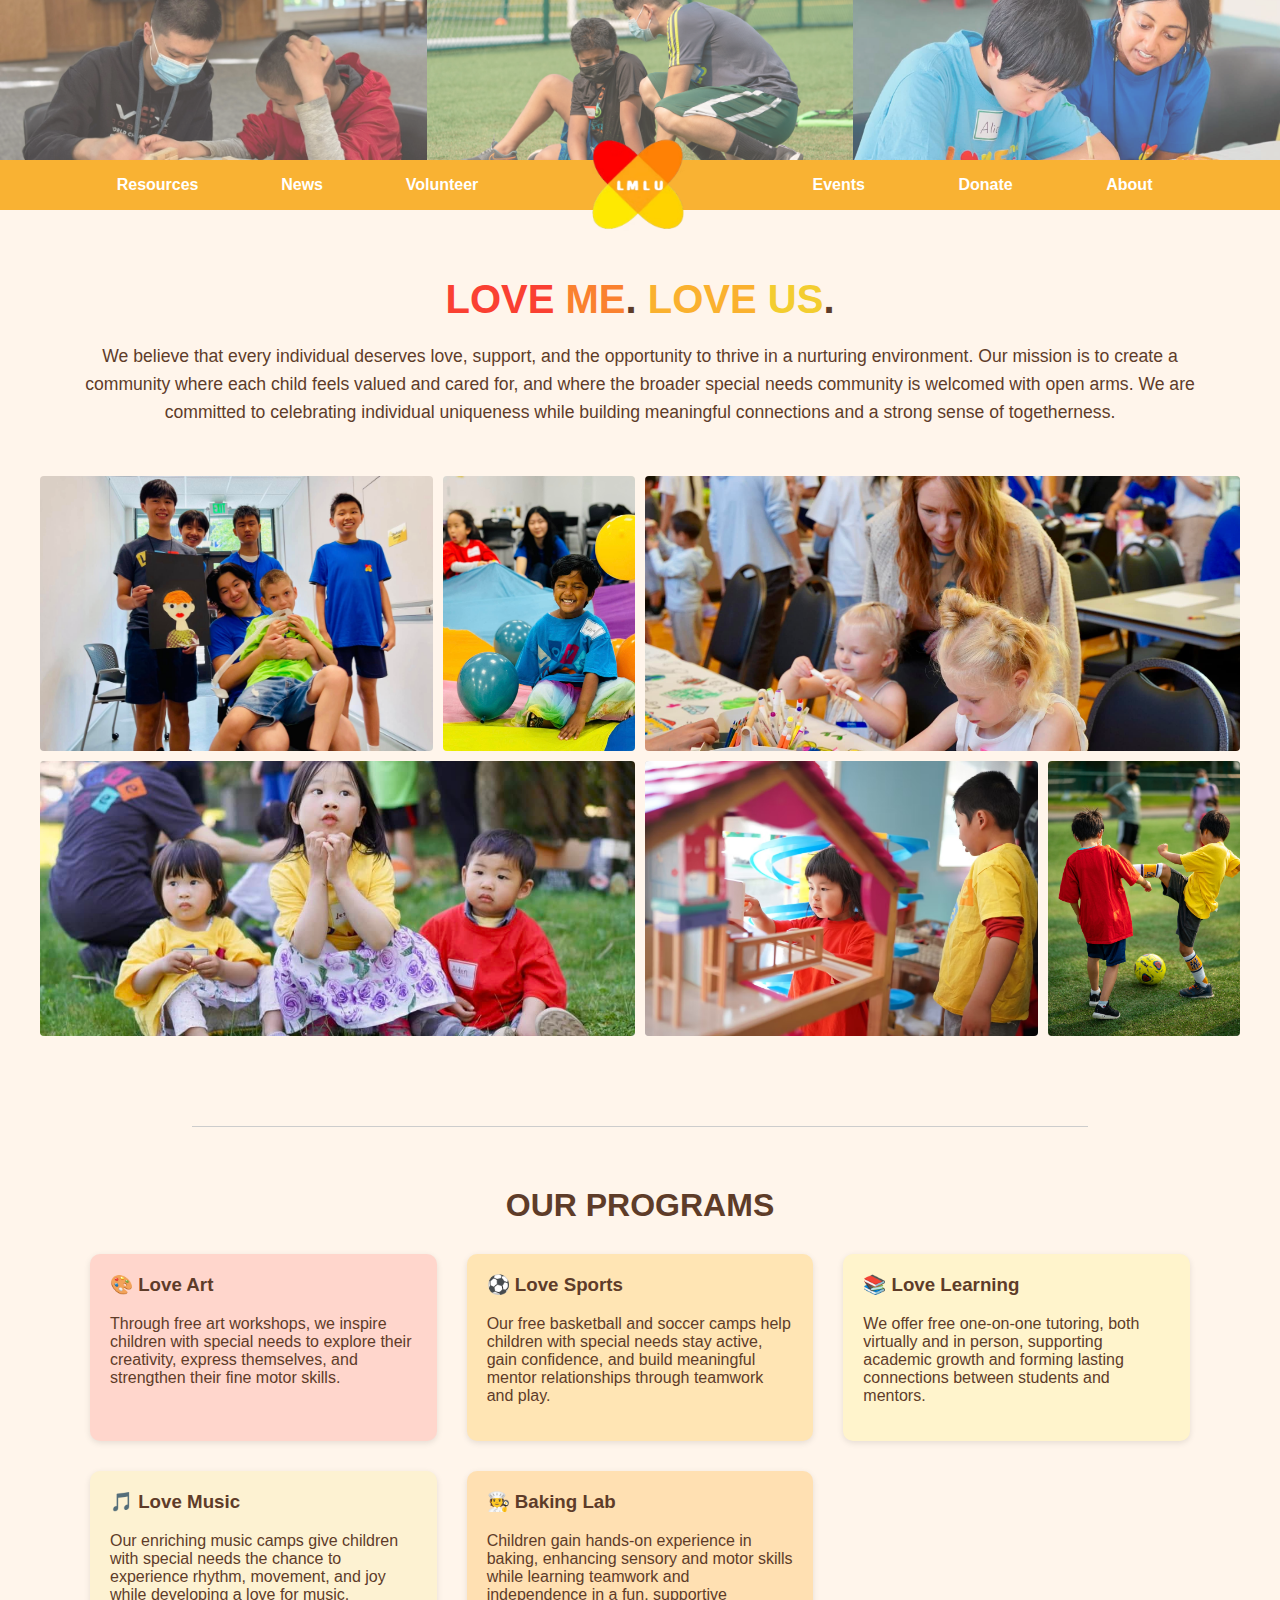
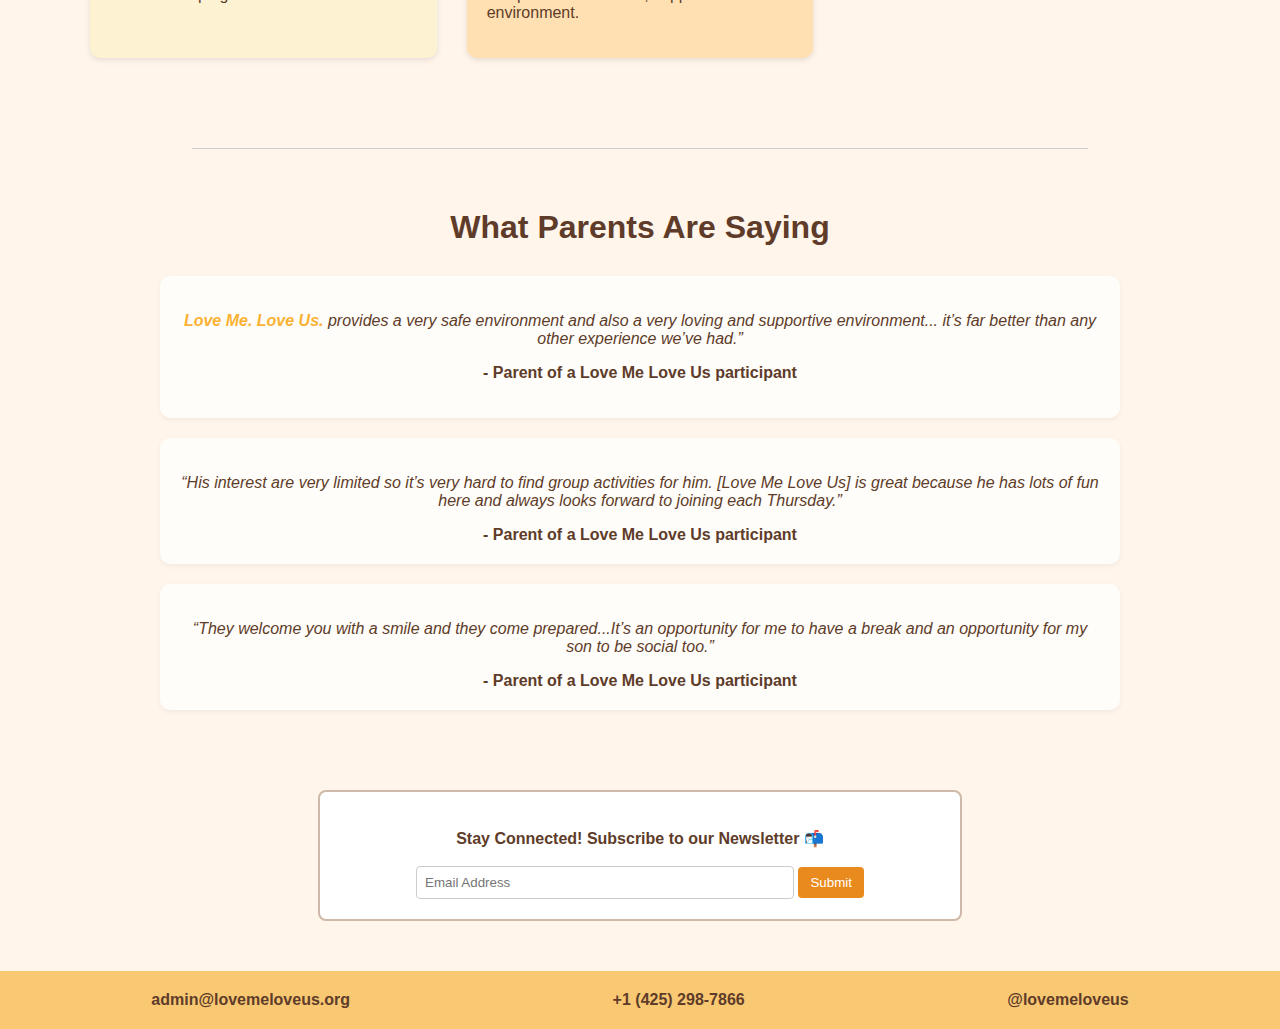
<file: Index.html>
<!DOCTYPE html>
<html lang="en">
<head>
  <meta charset="UTF-8">
  <title>Love Me. Love Us.</title>
  <meta name="viewport" content="width=device-width, initial-scale=1.0">
  <link rel="stylesheet" href="Home.css">
</head>

<body>
  <!-- HEADER IMAGE COLLAGE BEHIND NAV BAR -->
  <div class="header-banner">
    <div class="header-images">
      <img src="Images/h1.jpg" alt="img1">
      <img src="Images/h2.jpg" alt="img2">
      <img src="Images/h3.jpg" alt="img3">
    </div>
  </div>

    <header>
        <nav class="nav-bar">
          <!--Mobile-->
          <div class="hamburger" onclick="toggleMobileMenu()">☰</div>
          <!--Desktop-->
          <div class="nav-group left-nav">
            <a href="Resources.html">Resources</a>
            <a href="News.html">News</a>
            <a href="Volunteer.html">Volunteer</a>
          </div>

          <div class="nav-group logo-nav">
    <a href="Home.html" class="logo-link">
      <div class="logo-bg">
        <img
          src="Images/Logo.avif"
          alt="Logo"
          class="logo"
        />
      </div>
    </a>
  </div>

          <div class="nav-group right-nav">
            <a href="Events.html">Events</a>
            <a href="Donate.html">Donate</a>
            <a href="About.html" class="active">About</a>
          </div>
        </nav>

        <!-- Mobile dropdown menu -->
        <div class="mobile-menu" id="mobileMenu">
          <a href="Resources.html">Resources</a>
          <a href="News.html">News</a>
          <a href="Volunteer.html">Volunteer</a>
          <a href="Events.html">Events</a>
          <a href="Donate.html">Donate</a>
          <a href="About.html">About</a>

      </div>
      
    <div class="container">

      <div class="tagline">
        <h1>
          <span class="love1">LOVE</span> <span class="me">ME</span><span class="dot">.</span>
          <span class="love2">LOVE</span> <span class="us">US</span><span class="dot">.</span>
        </h1>
        <p class="mission">
          We believe that every individual deserves love, support, and the opportunity to thrive in a nurturing environment.
          Our mission is to create a community where each child feels valued and cared for, and where the broader special needs
          community is welcomed with open arms. We are committed to celebrating individual uniqueness while building meaningful
          connections and a strong sense of togetherness.
        </p>
      </div>
    </header>

    <div class="image-collage">
      <img src="Images/h4.jpg" class="img1" alt="...">
      <img src="Images/h5.jpg" class="img2" alt="...">
      <img src="Images/h6.jpg" class="img3" alt="...">
      <img src="Images/h7.jpg" class="img4" alt="...">
      <img src="Images/h8.avif" class="img5" alt="...">
      <img src="Images/h9.jpg" class="img6" alt="...">
    </div>

    <hr class="section-divider">

    <main>
      <section>
        <h2>OUR PROGRAMS</h2>
        <div class="programs-grid">
            <div class="program-card art">
              <h3>🎨  Love Art</h3>
              <p>Through free art workshops, we inspire children with special needs to explore their creativity, express themselves, and strengthen their fine motor skills.</p>
            </div>
            <div class="program-card sports">
              <h3>⚽  Love Sports</h3>
              <p>Our free basketball and soccer camps help children with special needs stay active, gain confidence, and build meaningful mentor relationships through teamwork and play.</p>
            </div>
            <div class="program-card learning">
              <h3>📚  Love Learning</h3>
              <p>We offer free one-on-one tutoring, both virtually and in person, supporting academic growth and forming lasting connections between students and mentors.</p>
            </div>
            <div class="program-card music">
              <h3>🎵  Love Music</h3>
              <p>Our enriching music camps give children with special needs the chance to experience rhythm, movement, and joy while developing a love for music.</p>
            </div>
            <div class="program-card baking">
              <h3>🧑‍🍳  Baking Lab</h3>
              <p>Children gain hands-on experience in baking, enhancing sensory and motor skills while learning teamwork and independence in a fun, supportive environment.</p>
            </div>
          </div>
          
      </section>

      <hr class="section-divider">

      <section class="testimonials">
        <h2>What Parents Are Saying</h2>
        <div class="testimonial-cards">
          <div class="testimonial-card">
            <p><strong>Love Me. Love Us.</strong> provides a very safe environment and also a very loving and supportive environment... it’s far better than any other experience we’ve had.”</p>
            <span>- Parent of a Love Me Love Us participant</p></span>
          </div>
          <div class="testimonial-card">
            <p>“His interest are very limited so it’s very hard to find group activities for
                him. [Love Me Love Us] is great because he has lots of fun here
                and always looks forward to joining each Thursday.”</p>
            <span>- Parent of a Love Me Love Us participant</span>
          </div>
          <div class="testimonial-card">
            <p>“They welcome you with a smile and they come prepared...It’s an
                opportunity for me to have a break and an opportunity for my son to be
                social too.”</p>
            <span>- Parent of a Love Me Love Us participant</span>
          </div>
        </div>
      </section>
      

      <div class="newsletter">
        <p><strong>Stay Connected! Subscribe to our Newsletter 📬</strong></p>
        <input type="email" placeholder="Email Address" id="emailInput">
        <button onclick="submitEmail()">Submit</button>
      </div>
    </main>

  </div> <!-- end container -->
  
    <footer>
      <div><a href="mailto:admin@lovemeloveus.org">admin@lovemeloveus.org</a></div>
      <div>+1 (425) 298-7866</div>
      <div>@lovemeloveus</div>
    </footer>

  <script src="Nav.js"></script>
</body>
</html>
</file>
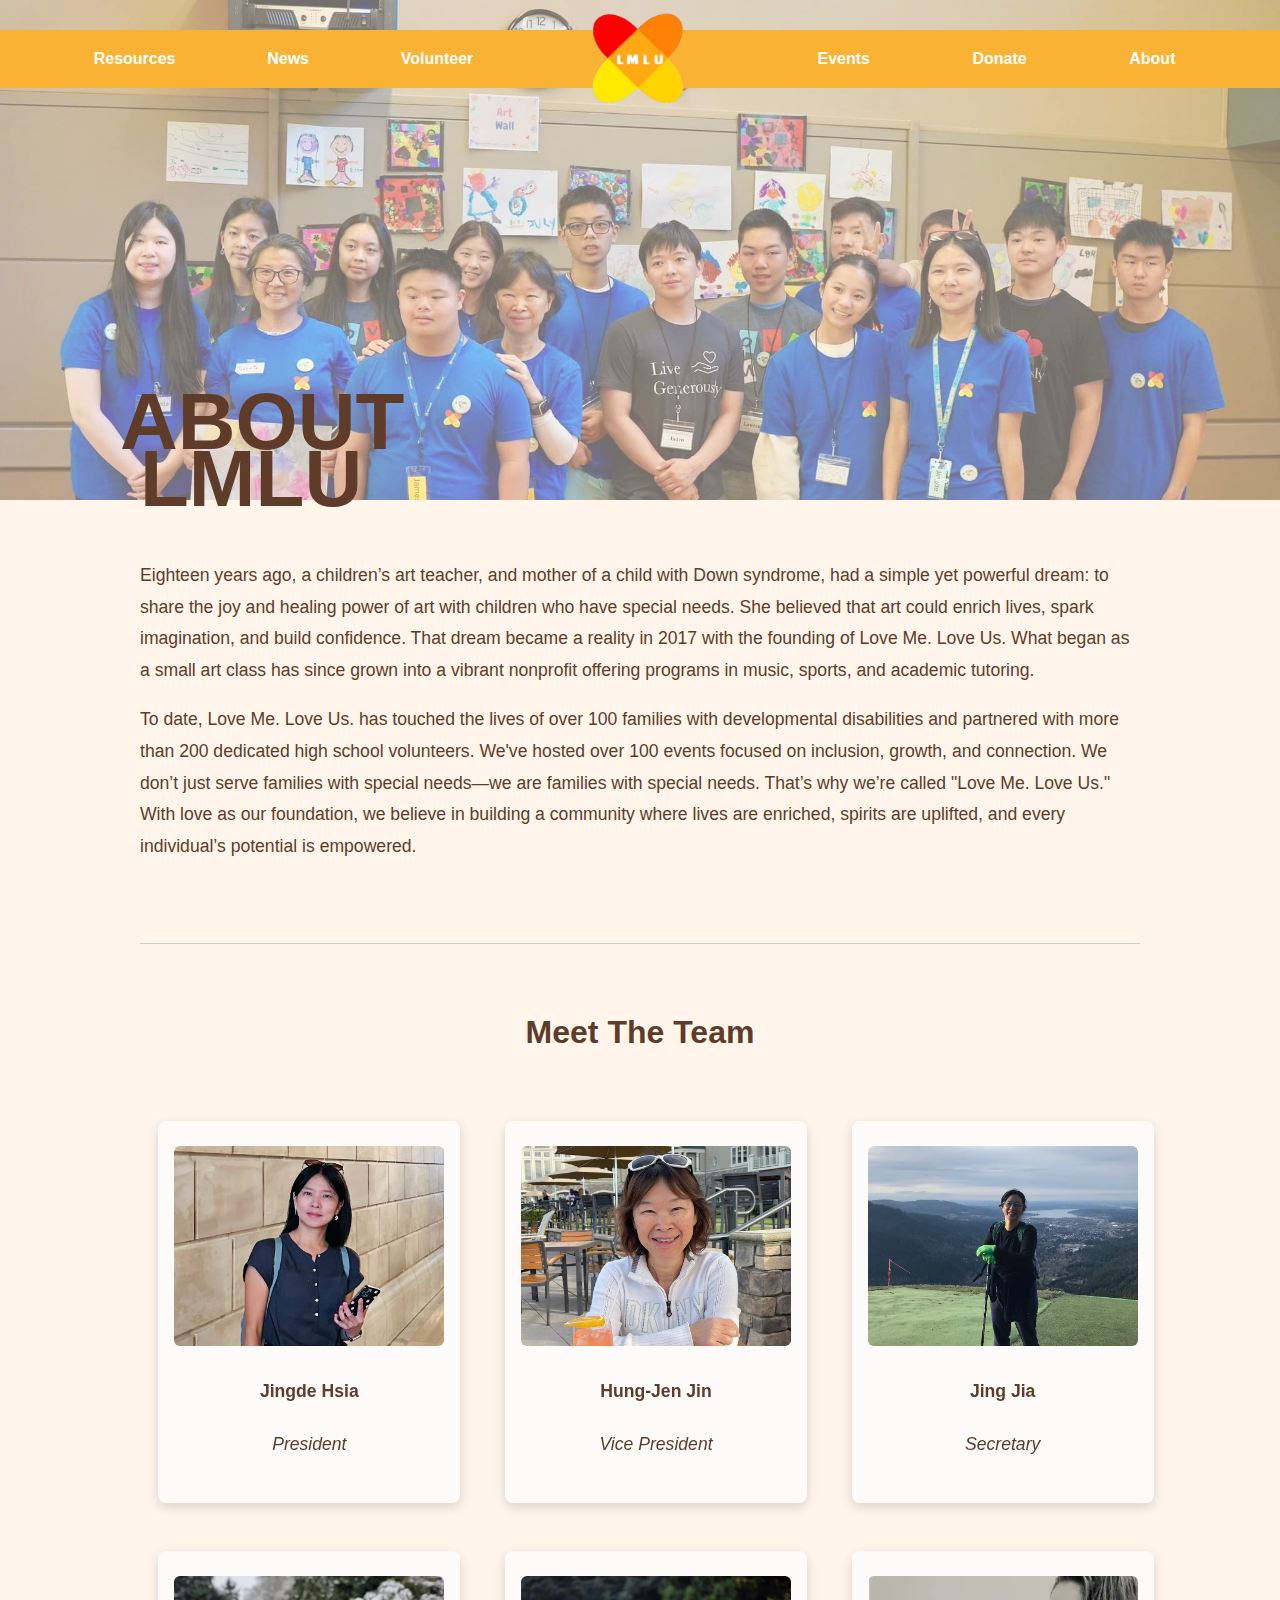
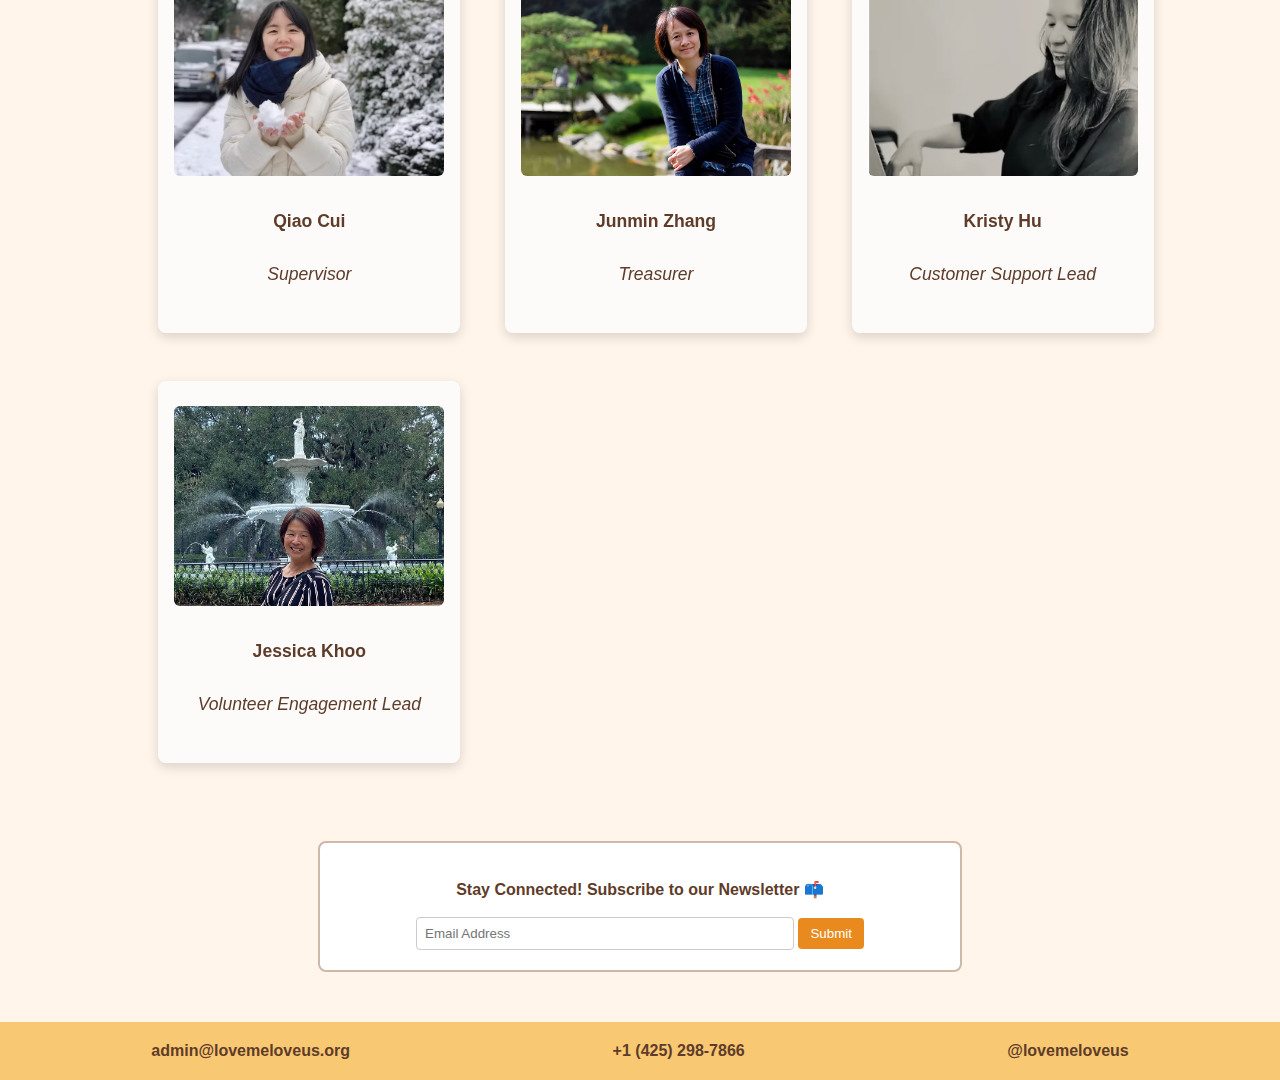
<file: About.html>
<!DOCTYPE html>
<html lang="en">
<head>
  <meta charset="UTF-8">
  <title>Love Me. Love Us.</title>
  <meta name="viewport" content="width=device-width, initial-scale=1.0">
  <link rel="stylesheet" href="About.css">
</head>

<body>
  <header>
    <div class="hero-banner">
      <img src="Images/team.jpg" alt="About Banner" class="hero-bg">
    </div>

    <nav class="nav-bar">
      <div class="hamburger" onclick="toggleMobileMenu()">☰</div>
      <div class="nav-group left-nav">
        <a href="Resources.html">Resources</a>
        <a href="News.html">News</a>
        <a href="Volunteer.html">Volunteer</a>
      </div>
      <div class="nav-group logo-nav">
        <a href="index.html" class="logo-link">
          <div class="logo-bg">
            <img src="Images/Logo.avif" alt="Logo" class="logo">
          </div>
        </a>
      </div>
      <div class="nav-group right-nav">
        <a href="Events.html">Events</a>
        <a href="Donate.html">Donate</a>
        <a href="About.html" class="active">About</a>
      </div>
    </nav>

    <div class="mobile-menu" id="mobileMenu">
      <a href="Resources.html">Resources</a>
      <a href="News.html">News</a>
      <a href="Volunteer.html">Volunteer</a>
      <a href="Events.html">Events</a>
      <a href="Donate.html">Donate</a>
      <a href="About.html">About</a>
    </div>
  </header>

  <div class="about-hero-text">
    <h1>ABOUT<br><span class="about-sub">LMLU</span></h1>
  </div>

  <main class="about-content">
    <p>Eighteen years ago, a children’s art teacher, and mother of a child with Down syndrome, had a simple yet powerful dream:
      to share the joy and healing power of art with children who have special needs. She believed that art could enrich lives,
      spark imagination, and build confidence. That dream became a reality in 2017 with the founding of Love Me. Love Us. What
      began as a small art class has since grown into a vibrant nonprofit offering programs in music, sports, and academic tutoring.</p>
    <p>To date, Love Me. Love Us. has touched the lives of over 100 families with developmental disabilities and partnered with
      more than 200 dedicated high school volunteers. We've hosted over 100 events focused on inclusion, growth, and connection.
      We don’t just serve families with special needs—we are families with special needs. That’s why we’re called "Love Me. Love Us."
      With love as our foundation, we believe in building a community where lives are enriched, spirits are uplifted,
      and every individual’s potential is empowered.</p>

  <hr class="section-divider">

    <section class="team-section">
      <h2>Meet The Team</h2>

      <div class="team-slider-wrapper">
        <div class="team-grid">
          <div class="team-card peach" onclick="this.classList.toggle('flipped')">
            <div class="card-inner">
              <div class="card-front">
                <img src="Images/jingde.avif" alt="Jingde Hsia">
                <p class="name">Jingde Hsia</p>
                <p class="role">President</p>
              </div>
              <div class="card-back">
                Jingde Hsia is the founder of Cupcake Kids Art with over 18 years of experience in children’s art education. A former journalist and Chinese teacher, she was deeply inspired by raising her son with Down syndrome, which led her to dedicate her life to supporting special needs families with both professional knowledge and maternal love.
Eight years ago, she founded Love Me Love Us, starting with free one-on-one art camps for children with special needs. As demand grew, the program expanded to include sports, music, and academic support—offering over hundreds of free camps, workshops, and online classes.
Her vision is to build a faith-centered community where special families find connection, support, and hope.
              </div>
            </div>
          </div>
          <!-- Member: Hung-Jen Jin -->
          <div class="team-card light" onclick="this.classList.toggle('flipped')">
            <div class="card-inner">
              <div class="card-front">
                <img src="Images/jen.avif" alt="Hung-Jen Jin">
                <p class="name">Hung-Jen Jin</p>
                <p class="role">Vice President</p>
              </div>
              <div class="card-back">
                As Vice Chairman of Love Me Love Us, Hung-Jen Jin brings over two decades of experience in the tech industry, supported by a Master’s degree in Computer Science and roles at AT&T and Microsoft, into a life devoted to service. Her passion for supporting young lives began at the YMCA, where she contributed to aftercare programs for children, including those with special needs. Now, with Love Me Love Us, she is dedicated to creating an inclusive, nurturing environment where the unique strengths of special needs children are recognized, celebrated, and supported.
              </div>
            </div>
          </div>

          <!-- Member: Jing Jia -->
          <div class="team-card peach" onclick="this.classList.toggle('flipped')">
            <div class="card-inner">
              <div class="card-front">
                <img src="Images/jing.avif" alt="Jing Jia">
                <p class="name">Jing Jia</p>
                <p class="role">Secretary</p>
              </div>
              <div class="card-back">
                Jing Jia, with a background in media, software testing, and homeschooling, has found her life profoundly transformed through the experience of raising a child with autism. This journey has deepened her faith, gratitude, and commitment to supporting children with special needs. Inspired by Love Me Love Us’s vision, she is passionate about helping special children build skills, gain confidence, and discover their unique place in the world, believing that each one is a gift from God, deserving of love, support, and opportunity.
              </div>
            </div>
          </div>

          <!-- Member: Qiao Cui -->
          <div class="team-card light" onclick="this.classList.toggle('flipped')">
            <div class="card-inner">
              <div class="card-front">
                <img src="Images/qiao.avif" alt="Qiao Cui">
                <p class="name">Qiao Cui</p>
                <p class="role">Supervisor</p>
              </div>
              <div class="card-back">
                Since 2013, she has devoted her career to supporting young children in their learning and growth. Her journey has included roles as an elementary school teacher, a special education teacher, and an early intervention provider. She has also served as a program supervisor, where she had the opportunity to shape educational programs and support teachers at a broader level. Currently, she is deepening her expertise as a doctoral student in Special Education at the University of Washington. She is passionate about creating inclusive, supportive, and engaging learning environments where every child can thrive.
              </div>
            </div>
          </div>

          <!-- Member: Junmin Zhang -->
          <div class="team-card peach" onclick="this.classList.toggle('flipped')">
            <div class="card-inner">
              <div class="card-front">
                <img src="Images/junnmin.avif" alt="Junmin Zhang">
                <p class="name">Junmin Zhang</p>
                <p class="role">Treasurer</p>
              </div>
              <div class="card-back">
                Junmin Zhang, a seasoned Washington State CPA with over 15 years of experience in accounting and tax, serves as Treasurer of Love Me Love Us. As the founder and owner of Beyond Tax LLC, she brings deep financial expertise, a commitment to precision, and a strong sense of accountability to the organization. Junmin plays a vital role in maintaining the financial health and sustainability of Love Me Love Us, aligning her dedication to transparency with the mission of supporting special needs children and their families.
              </div>
            </div>
          </div>

          <!-- Member: Kristy Hu -->
          <div class="team-card light" onclick="this.classList.toggle('flipped')">
            <div class="card-inner">
              <div class="card-front">
                <img src="Images/kristy.avif" alt="Kristy Hu">
                <p class="name">Kristy Hu</p>
                <p class="role">Customer Support Lead</p>
              </div>
              <div class="card-back">
                Kristy Hu, founder of Music Garden Studio and Customer Support Lead for Love Me Love Us, brings 16 years of experience in early childhood music education. A graduate of Seattle Pacific University with a degree in piano education, she has also trained in Dalcroze Eurhythmics and Musikgarten. Kristy is passionate about creating a warm, supportive environment where every child’s unique musical and emotional growth is nurtured, believing that with the right care, each individual can thrive like a flower in a garden.
              </div>
            </div>
          </div>

          <!-- Member: Jessica Khoo -->
          <div class="team-card peach" onclick="this.classList.toggle('flipped')">
            <div class="card-inner">
              <div class="card-front">
                <img src="Images/jessica.avif" alt="Jessica Khoo">
                <p class="name">Jessica Khoo</p>
                <p class="role">Volunteer Engagement Lead</p>
              </div>
              <div class="card-back">
                Jessica Khoo is the Volunteer Engagement Lead for Love Me Love Us, bringing over a year of volunteer experience to the role. As a one-on-one paraeducator at a middle school, she supports student progress through instructional and behavioral techniques. Previously, she served as a Program Supervisor at the YMCA, fostering an inclusive environment for children, including those with special needs. Known for her patience and communication skills, Jessica builds trusting relationships and creates a safe, supportive space for growth.
              </div>
            </div>
          </div>
            </div>

        <div class="team-slider-controls mobile-only">
          <button id="leftArrow" onclick="slideTeam(-1)">←</button>
          <button id="rightArrow" onclick="slideTeam(1)">→</button>
        </div>
      </div>
    </section>

    <div class="newsletter">
      <p><strong>Stay Connected! Subscribe to our Newsletter 📫</strong></p>
      <input type="email" placeholder="Email Address" id="emailInput">
      <button onclick="submitEmail()">Submit</button>
    </div>
  </main>

  <footer>
    <div><a href="mailto:admin@lovemeloveus.org">admin@lovemeloveus.org</a></div>
    <div>+1 (425) 298-7866</div>
    <div>@lovemeloveus</div>
  </footer>

  <script src="About.js"></script>
</body>
</html>
</file>
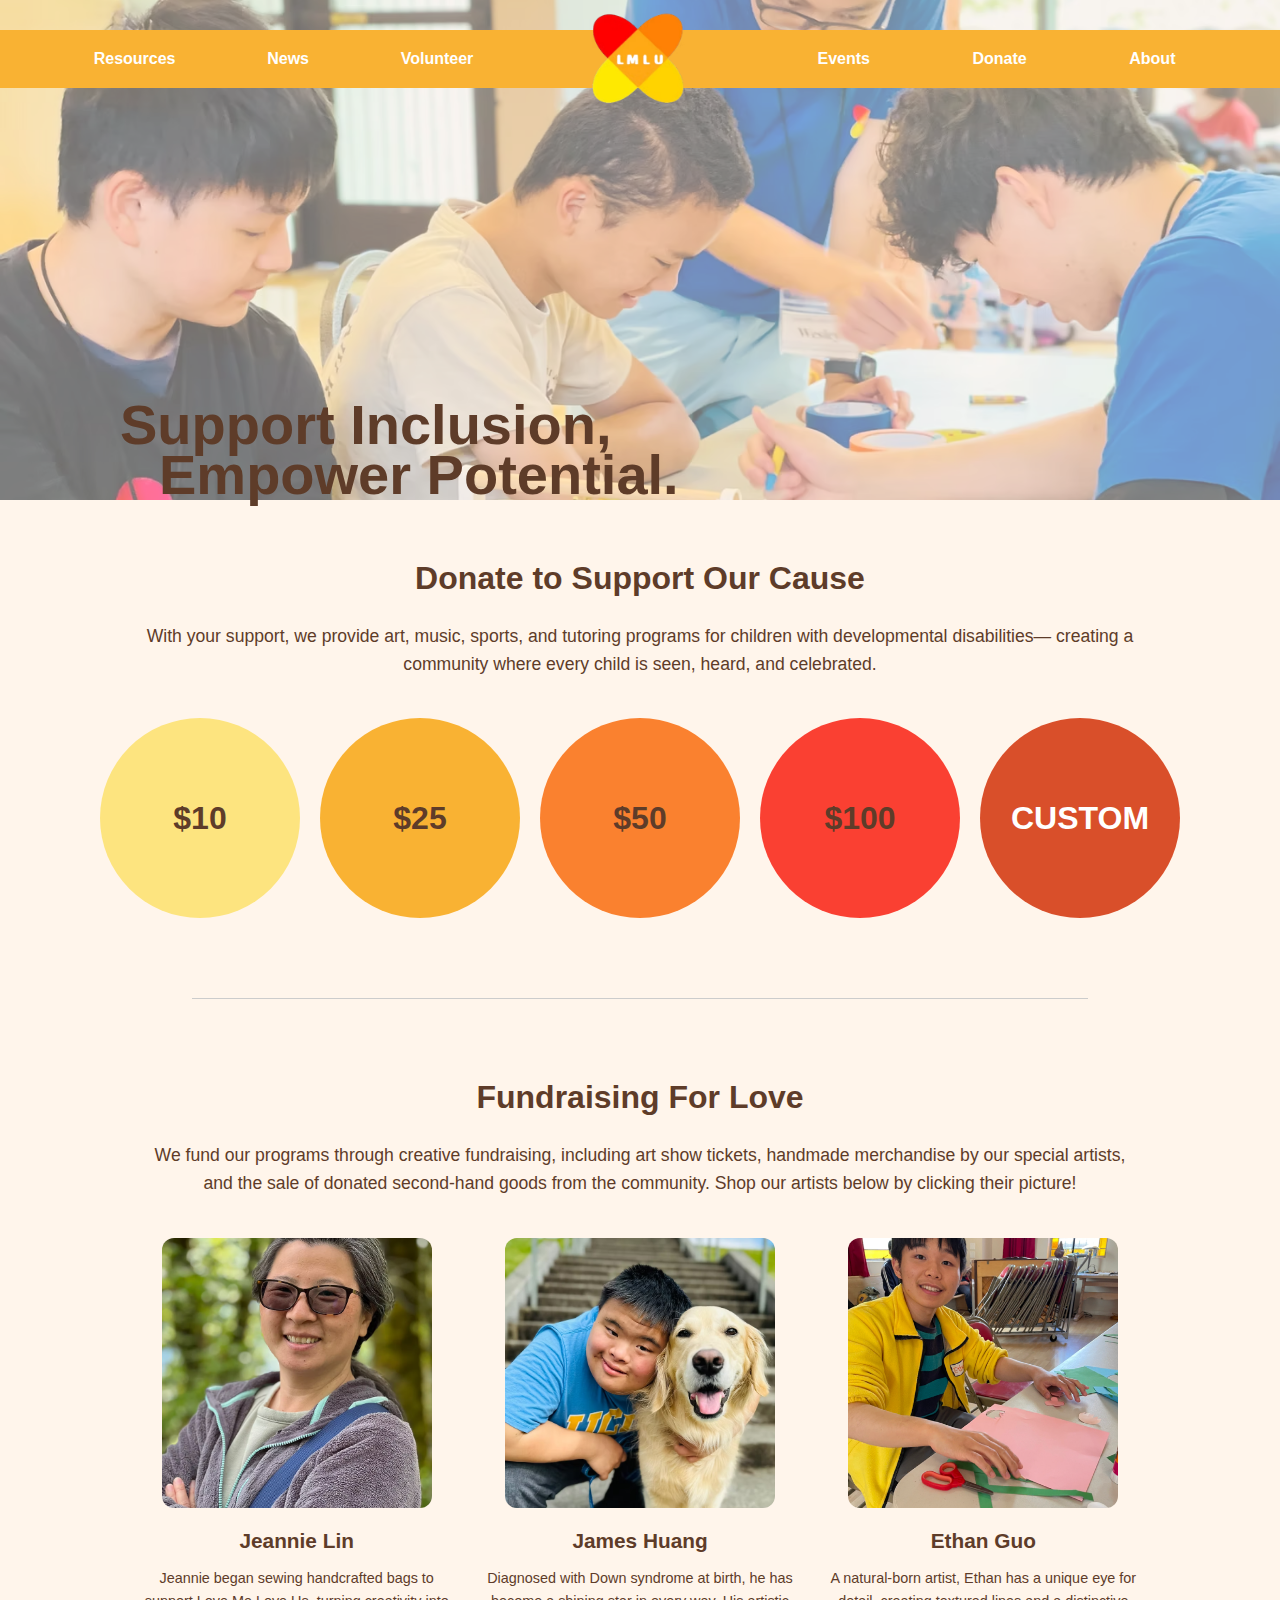
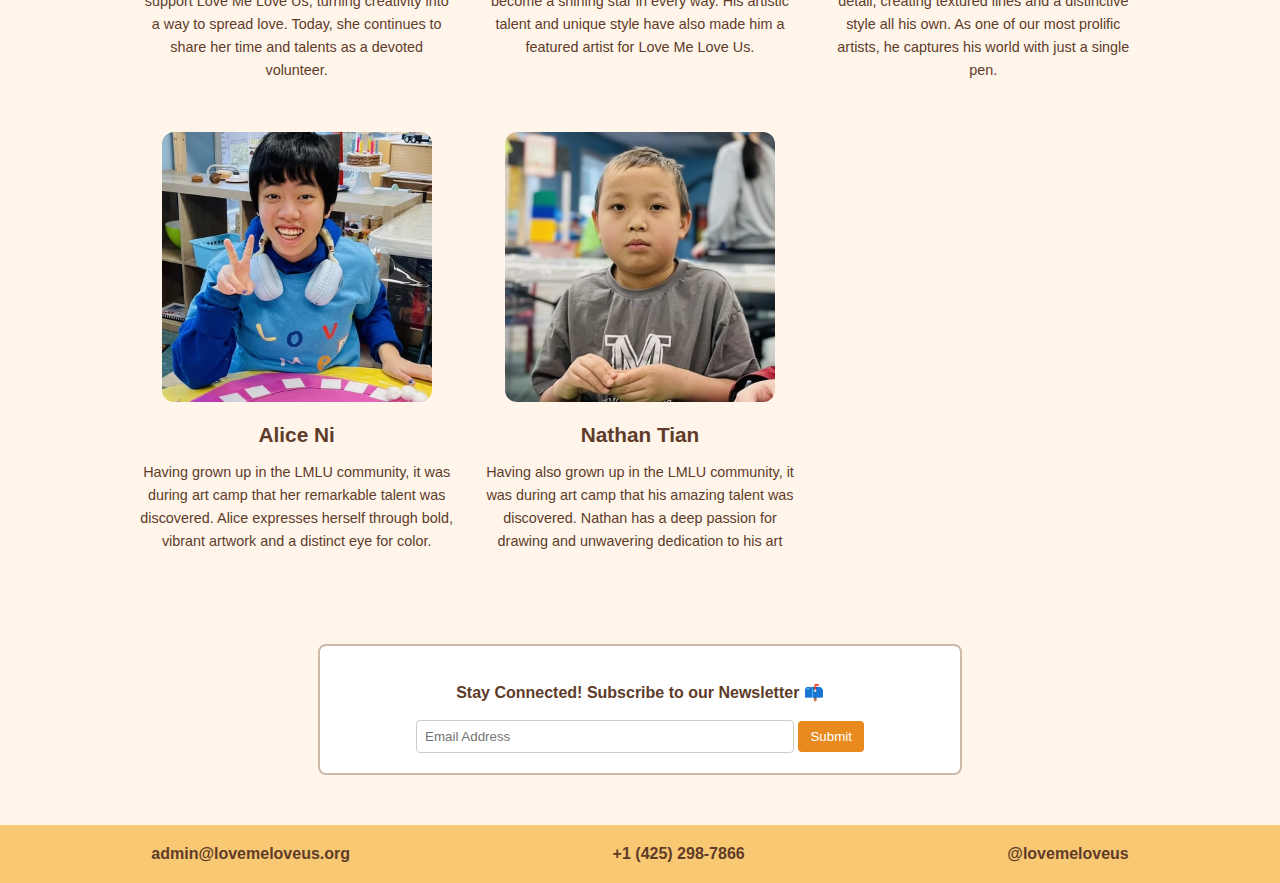
<file: Donate.html>
<!DOCTYPE html>
<html lang="en">
<head>
  <meta charset="UTF-8">
  <title>Love Me. Love Us.</title>
  <meta name="viewport" content="width=device-width, initial-scale=1.0">
  <link rel="stylesheet" href="Donate.css">
</head>

<body>
  <header>
    <div class="hero-banner">
        <img src="Images/donate.avif" alt="About Banner" class="hero-bg">
      </div>

    <nav class="nav-bar">
      <div class="hamburger" onclick="toggleMobileMenu()">☰</div>
      <div class="nav-group left-nav">
        <a href="Resources.html">Resources</a>
        <a href="News.html">News</a>
        <a href="Volunteer.html">Volunteer</a>
      </div>
      <div class="nav-group logo-nav">
        <a href="index.html" class="logo-link">
          <div class="logo-bg">
            <img src="Images/Logo.avif" alt="Logo" class="logo">
          </div>
        </a>
      </div>
      <div class="nav-group right-nav">
        <a href="Events.html">Events</a>
        <a href="Donate.html">Donate</a>
        <a href="About.html" class="active">About</a>
      </div>
    </nav>

    <div class="mobile-menu" id="mobileMenu">
      <a href="Resources.html">Resources</a>
      <a href="News.html">News</a>
      <a href="Volunteer.html">Volunteer</a>
      <a href="Events.html">Events</a>
      <a href="Donate.html">Donate</a>
      <a href="About.html">About</a>
    </div>
  </header>

  <div class="donate-hero-text">
    <h1>Support Inclusion,<br><span class="donate-sub">Empower Potential.</span></h1>
  </div>  

  <section class="donate-info">
    <h3>Donate to Support Our Cause</h3>
    <p>
      With your support, we provide art, music, sports, and tutoring programs for children with developmental disabilities—
      creating a community where every child is seen, heard, and celebrated.
    </p>

    <div class="donate-buttons">
        <button class="donate-circle yellow" onclick="openZelleModal(10)">$10</button>
        <button class="donate-circle gold" onclick="openZelleModal(25)">$25</button>
        <button class="donate-circle orange" onclick="openZelleModal(50)">$50</button>
        <button class="donate-circle red" onclick="openZelleModal(100)">$100</button>
        <button class="donate-circle custom" onclick="openZelleModal('Custom')">CUSTOM</button>
      </div>
  </section>

  <hr class="section-divider">
      
 <section class="fundraising-section">

  <h3>Fundraising For Love</h3>
  <p>
    We fund our programs through creative fundraising, including art show tickets, handmade merchandise by our special artists,
    and the sale of donated second-hand goods from the community. Shop our artists below by clicking their picture!
  </p>

  <div class="artist-grid">
    
    <div class="artist-card">
      <a href="https://givebutter.com/c/LoveMeLoveUs/auction/categories/17671/jeannie-lin"><div class="artist-photo" style="background-image: url('Images/jeannie.avif');"></div></a>
      <p class="artist-name">Jeannie Lin</p>
      <p class="artist-bio">
        Jeannie began sewing handcrafted bags to support Love Me Love Us, turning creativity into a way to spread love.
        Today, she continues to share her time and talents as a devoted volunteer.
      </p>
    </div>

    <div class="artist-card">
      <a href="https://givebutter.com/c/LoveMeLoveUs/auction/categories/17717/james-huang"><div class="artist-photo" style="background-image: url('Images/james.avif');"></div></a>
      <p class="artist-name">James Huang</p>
      <p class="artist-bio">
        Diagnosed with Down syndrome at birth, he has become a shining star in every way. His artistic talent and unique
        style have also made him a featured artist for Love Me Love Us.
      </p>
    </div>

    <div class="artist-card">
      <a href="https://givebutter.com/c/LoveMeLoveUs/auction/categories/19748/ethan-guo"><div class="artist-photo" style="background-image: url('Images/ethan.png');"></div></a>
      <p class="artist-name">Ethan Guo</p>
      <p class="artist-bio">
        A natural-born artist, Ethan has a unique eye for detail, creating textured lines and a distinctive style all his own. As one of our most prolific artists, he captures his world with just a single pen.
      </p>
    </div>

    <div class="artist-card">
      <a href="https://givebutter.com/c/LoveMeLoveUs/auction/categories/19750/alice-ni"><div class="artist-photo" style="background-image: url('Images/alice.avif');"></div></a>
      <p class="artist-name">Alice Ni</p>
      <p class="artist-bio">
        Having grown up in the LMLU community, it was during art camp that her remarkable talent was discovered. Alice expresses herself through bold, vibrant artwork and a distinct eye for color.
      </p>
    </div>

    <div class="artist-card">
      <a href="https://givebutter.com/c/LoveMeLoveUs/auction/categories/19749/nathan-tian"><div class="artist-photo" style="background-image: url('Images/nathan.avif');"></div></a>
      <p class="artist-name">Nathan Tian</p>
      <p class="artist-bio">
        Having also grown up in the LMLU community, it was during art camp that his amazing talent was discovered. Nathan has a deep passion for drawing and unwavering dedication to his art
      </p>
    </div>
  </div>
  
</section>

  <div class="newsletter">
    <p><strong>Stay Connected! Subscribe to our Newsletter 📫</strong></p>
    <input type="email" placeholder="Email Address" id="emailInput">
    <button onclick="submitEmail()">Submit</button>
  </div>
</main>

<footer>
  <div><a href="mailto:admin@lovemeloveus.org">admin@lovemeloveus.org</a></div>
  <div>+1 (425) 298-7866</div>
  <div>@lovemeloveus</div>
</footer>

<!-- Zelle Donation Modal -->
<div id="zelleModal" class="modal">
    <div class="modal-content">
      <span class="close" onclick="closeZelleModal()">&times;</span>
      <h3>Send Your Donation via Zelle</h3>
      <p id="zelleAmountText"></p>
      <p><strong>Send to:</strong><br><code>donation.lovemeloveus@gmail.com</code></p>
      <p>Please use your banking app or Zelle to send the donation.</p>
    </div>
  </div>
  
<script src="Nav.js"></script>
<script>
    function toggleMobileMenu() {
    document.getElementById("mobileMenu").classList.toggle("show");
  }

function openZelleModal(amount) {
    document.getElementById('zelleModal').style.display = 'block';
    document.getElementById('zelleAmountText').innerText = `You selected a $${amount} donation.`;
  }
  
  function closeZelleModal() {
    document.getElementById('zelleModal').style.display = 'none';
  }
</script>
</body>
</html>
</file>
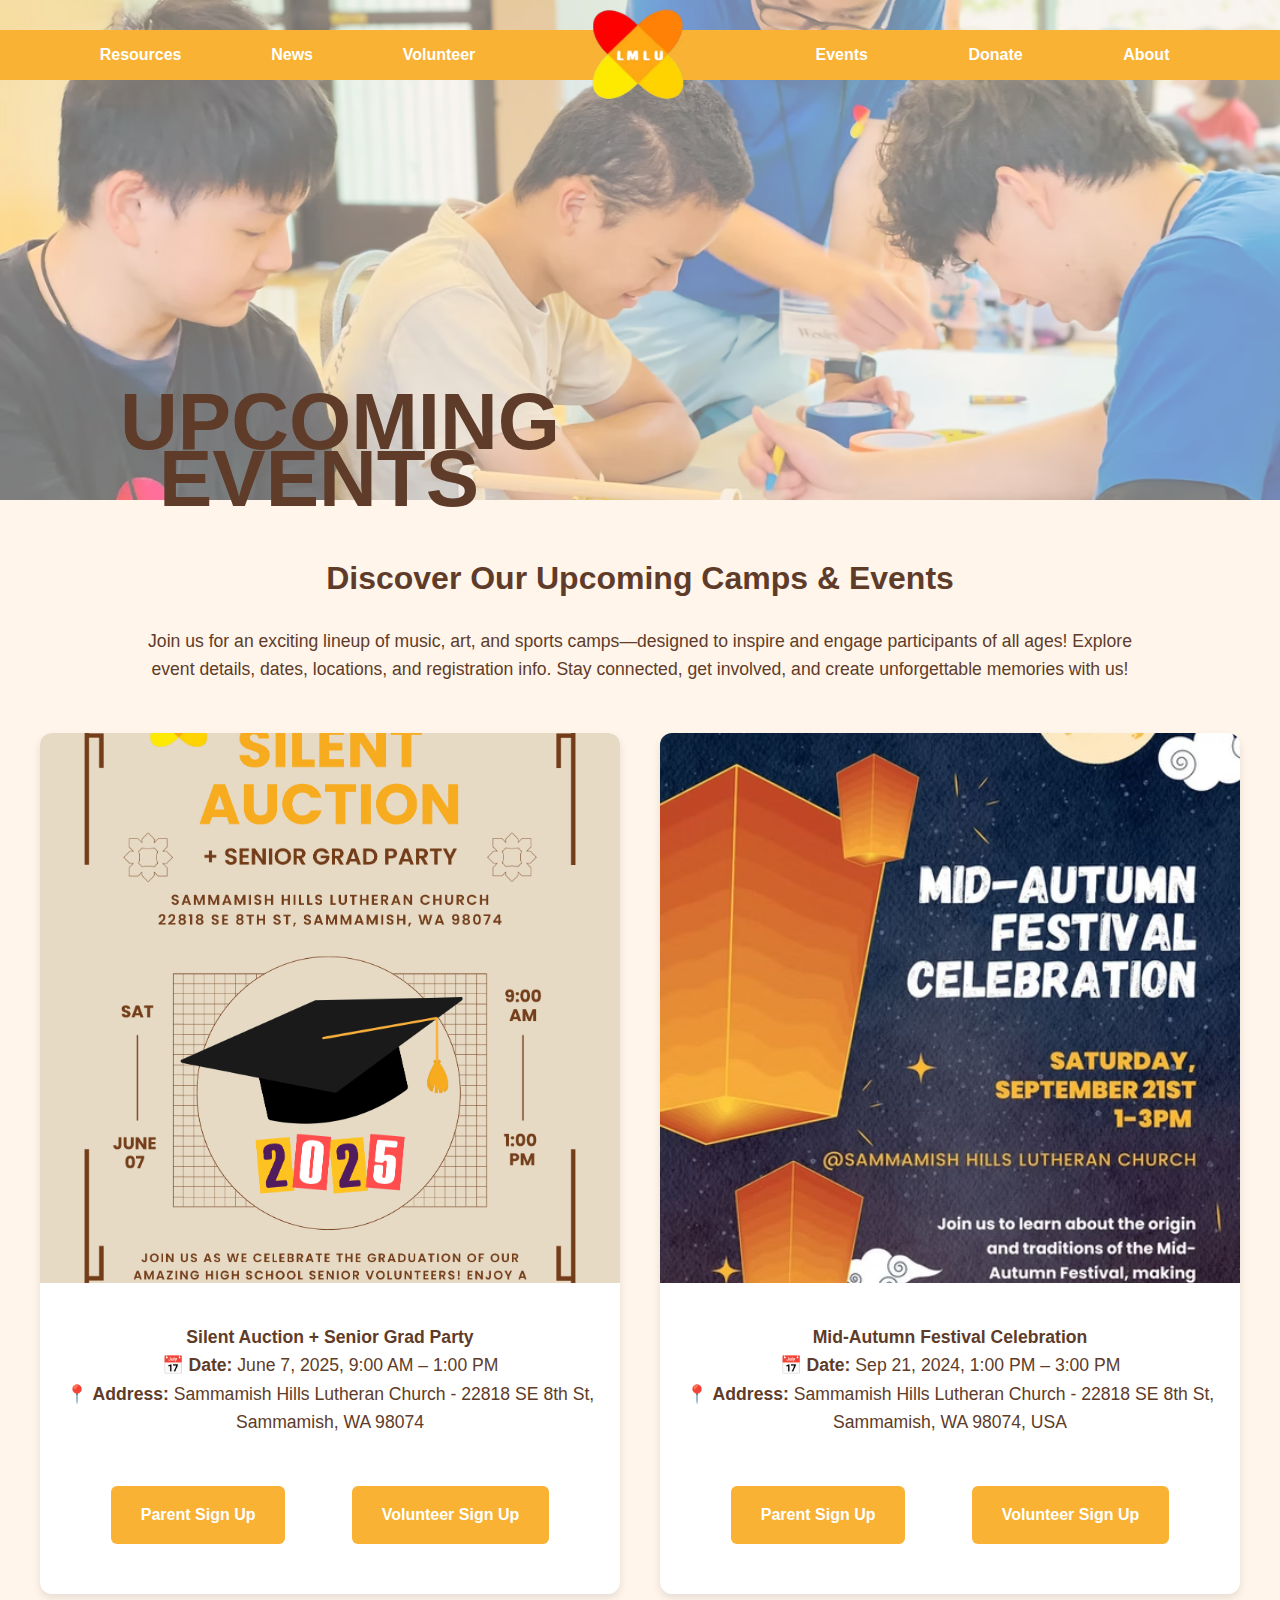
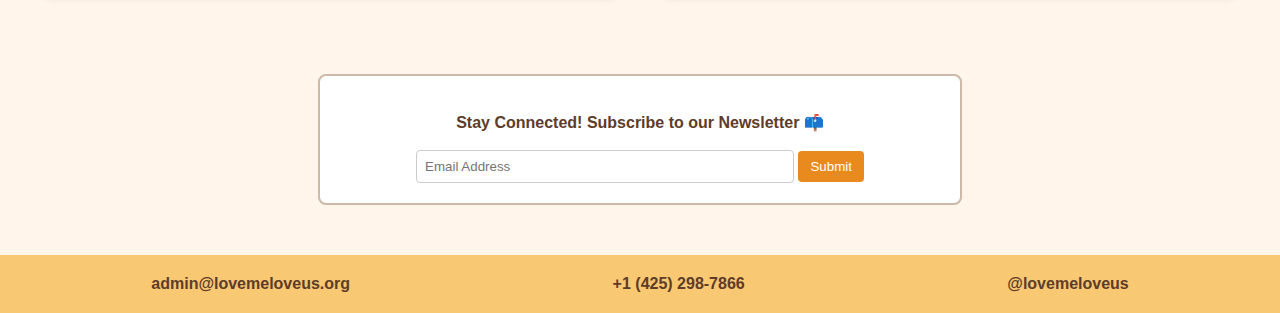
<file: Events.html>
<!DOCTYPE html>
<html lang="en">
<head>
  <meta charset="UTF-8">
  <title>Love Me. Love Us.</title>
  <meta name="viewport" content="width=device-width, initial-scale=1.0">
  <link rel="stylesheet" href="Events.css">
</head>

<body>
  <header>
    <div class="hero-banner">
        <img src="Images/donate.avif" alt="About Banner" class="hero-bg">
      </div>

    <nav class="nav-bar">
      <div class="hamburger" onclick="toggleMobileMenu()">☰</div>
      <div class="nav-group left-nav">
        <a href="Resources.html">Resources</a>
        <a href="News.html">News</a>
        <a href="Volunteer.html">Volunteer</a>
      </div>
      <div class="nav-group logo-nav">
        <a href="index.html" class="logo-link">
          <div class="logo-bg">
            <img src="Images/Logo.avif" alt="Logo" class="logo">
          </div>
        </a>
      </div>
      <div class="nav-group right-nav">
        <a href="Events.html">Events</a>
        <a href="Donate.html">Donate</a>
        <a href="About.html" class="active">About</a>
      </div>
    </nav>

    <div class="mobile-menu" id="mobileMenu">
      <a href="Resources.html">Resources</a>
      <a href="News.html">News</a>
      <a href="Volunteer.html">Volunteer</a>
      <a href="Events.html">Events</a>
      <a href="Donate.html">Donate</a>
      <a href="About.html">About</a>
    </div>
  </header>

  <div class="events-hero-text">
    <h1>UPCOMING<br><span class="events-sub">EVENTS</span></h1>
  </div> 

  <!-- EVENTS PAGE MAIN SECTION -->
 <main class="events-section">
    <section class="events-info">
      <h3>Discover Our Upcoming Camps & Events</h3>
      <p>
        Join us for an exciting lineup of music, art, and sports camps—designed to inspire and engage participants of all ages! Explore event details, dates, locations, and registration info. Stay connected, get involved, and create unforgettable memories with us!
      </p>
      
     <section class="event-blocks">
    
    <!-- Silent Auction + Senior Grad Party -->
    <div class="event-row">
        <div class="event-image" style="background-image: url('Images/LMLU\ Senior\ Grad\ \(3\).png'); cursor: pointer;" onclick="openModal('Images/LMLU\ Senior\ Grad\ \(3\).png')"></div>
    
        <div class="event-info">
        <p><strong>Silent Auction + Senior Grad Party</strong><br>
            📅 <strong>Date:</strong> June 7, 2025, 9:00 AM – 1:00 PM<br>
            📍 <strong>Address:</strong> Sammamish Hills Lutheran Church - 22818 SE 8th St, Sammamish, WA 98074
        </p>
        <button onclick="window.location.href='parent-signup-link.html'">Parent Sign Up</button>
        <button onclick="window.location.href='volunteer-signup-link.html'">Volunteer Sign Up</button>
        </div>
    </div>
  
    <!-- Mid-Autumn Festival Event -->
    <div class="event-row">
        <div class="event-image" style="background-image: url('Images/midautumn.avif'); cursor: pointer;" onclick="openModal('Images/midautumn.avif')"></div>
        <div class="event-info">
        <p><strong>Mid-Autumn Festival Celebration</strong><br>
            📅 <strong>Date:</strong> Sep 21, 2024, 1:00 PM – 3:00 PM<br>
            📍 <strong>Address:</strong> Sammamish Hills Lutheran Church - 22818 SE 8th St, Sammamish, WA 98074, USA
        </p>
        <button onclick="window.location.href='docs.google.com/forms/d/e/1FAIpQLSe77-z2Cm1UdZ9gP84v2fNXD6tMVVapHDEnH8Cl8sLa7Ni5IQ/closedform'">Parent Sign Up</button>
        <button onclick="window.location.href='forms.gle/mJaTwotUaojEcfxY8'">Volunteer Sign Up</button>
        </div>
    </div>
  
  </section>
</main>

  <div class="newsletter">
    <p><strong>Stay Connected! Subscribe to our Newsletter 📫</strong></p>
    <input type="email" placeholder="Email Address" id="emailInput">
    <button onclick="submitEmail()">Submit</button>
  </div>

<footer>
  <div><a href="mailto:admin@lovemeloveus.org">admin@lovemeloveus.org</a></div>
  <div>+1 (425) 298-7866</div>
  <div>@lovemeloveus</div>
</footer>

<!-- Modal for image expansion -->
<div id="flyerModal" class="modal" onclick="closeModal()">
    <span class="close">&times;</span>
    <img class="modal-content" id="modalImage">
  </div>

<script src="Nav.js"></script>
<script>
    function openModal(imageSrc) {
      document.getElementById("modalImage").src = imageSrc;
      document.getElementById("flyerModal").style.display = "block";
    }
    function closeModal() {
      document.getElementById("flyerModal").style.display = "none";
    }
</script>    
</body>
</html>
</file>
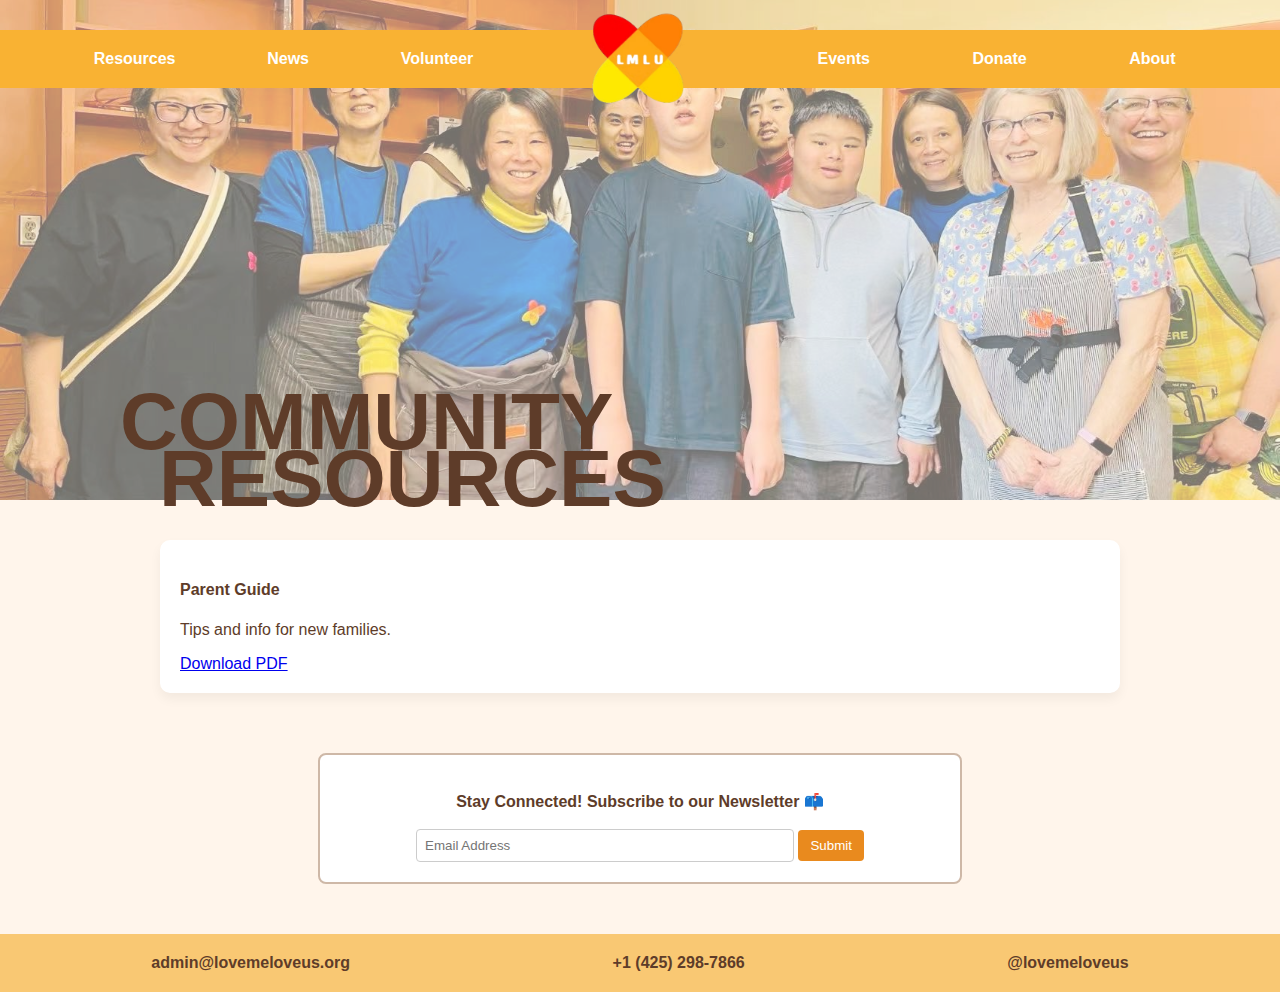
<file: Resources.html>
<!DOCTYPE html>
<html lang="en">
<head>
  <meta charset="UTF-8">
  <title>Love Me. Love Us.</title>
  <meta name="viewport" content="width=device-width, initial-scale=1.0">
  <link rel="stylesheet" href="Resources.css">
</head>

<body>
  <header>
    <div class="hero-banner">
        <img src="Images/resources.jpg" alt="About Banner" class="hero-bg">
      </div>

    <nav class="nav-bar">
      <div class="hamburger" onclick="toggleMobileMenu()">☰</div>
      <div class="nav-group left-nav">
        <a href="Resources.html">Resources</a>
        <a href="News.html">News</a>
        <a href="Volunteer.html">Volunteer</a>
      </div>
      <div class="nav-group logo-nav">
        <a href="Home.html" class="logo-link">
          <div class="logo-bg">
            <img src="Images/Logo.avif" alt="Logo" class="logo">
          </div>
        </a>
      </div>
      <div class="nav-group right-nav">
        <a href="Events.html">Events</a>
        <a href="Donate.html">Donate</a>
        <a href="About.html" class="active">About</a>
      </div>
    </nav>

    <div class="mobile-menu" id="mobileMenu">
      <a href="Resources.html">Resources</a>
      <a href="News.html">News</a>
      <a href="Volunteer.html">Volunteer</a>
      <a href="Events.html">Events</a>
      <a href="Donate.html">Donate</a>
      <a href="About.html">About</a>
    </div>
  </header>

  <div class="resources-hero-text">
    <h1>COMMUNITY<br><span class="resources-sub">RESOURCES</span></h1>
  </div> 

  <div class="resources-grid">
    <div class="resource-card">
      <h4>Parent Guide</h4>
      <p>Tips and info for new families.</p>
      <a href="guide.pdf" class="btn">Download PDF</a>
    </div>
    <!-- More .resource-card elements -->
  </div>  

<div class="newsletter">
    <p><strong>Stay Connected! Subscribe to our Newsletter 📫</strong></p>
    <input type="email" placeholder="Email Address" id="emailInput">
    <button onclick="submitEmail()">Submit</button>
  </div>

<footer>
  <div><a href="mailto:admin@lovemeloveus.org">admin@lovemeloveus.org</a></div>
  <div>+1 (425) 298-7866</div>
  <div>@lovemeloveus</div>
</footer>

<script src="Nav.js"></script> 
</body>
</html>
</file>
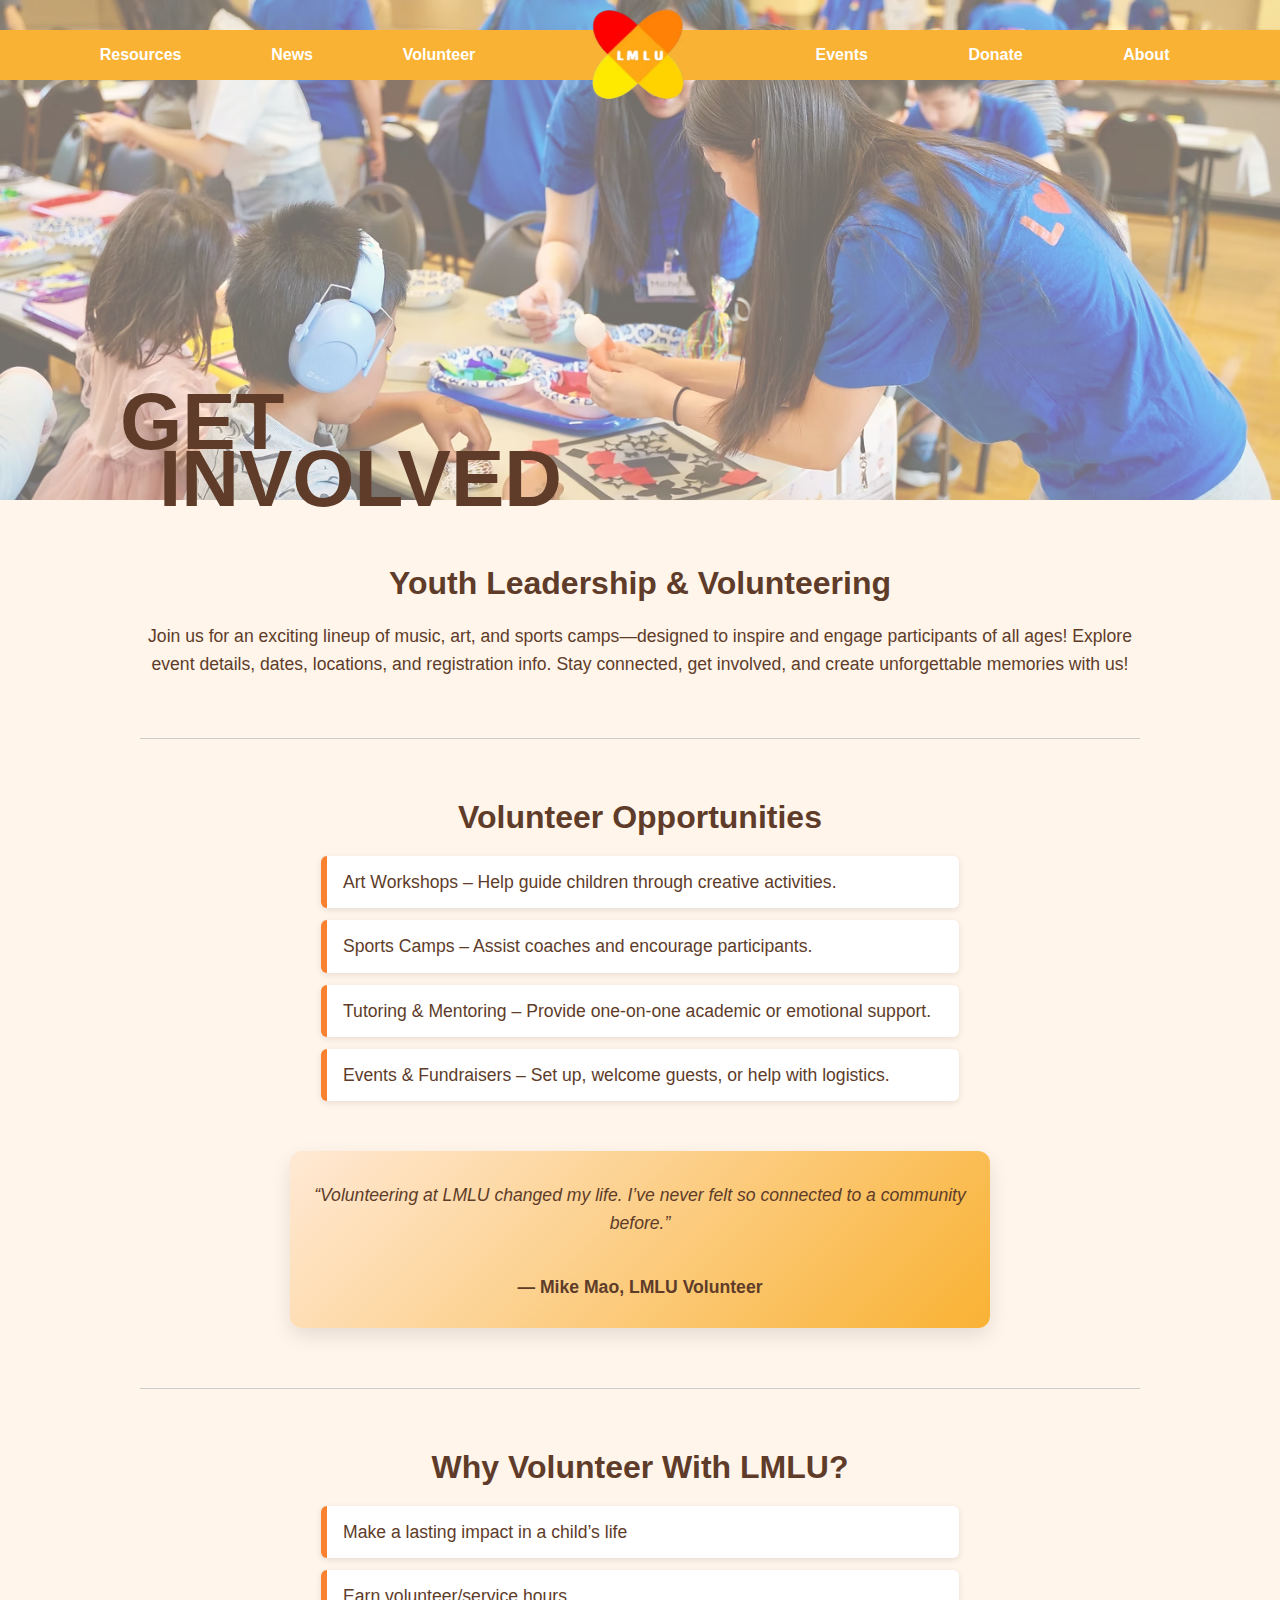
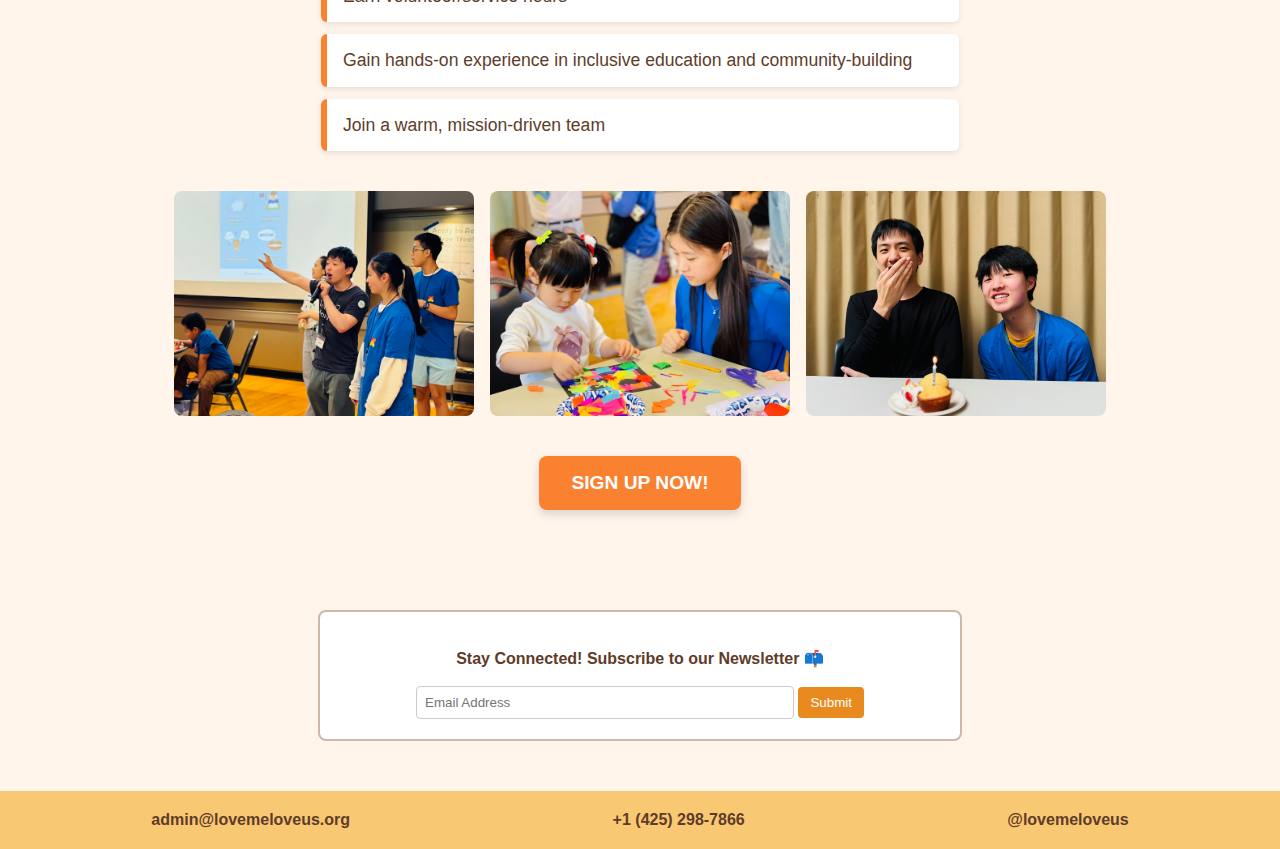
<file: Volunteer.html>
<!DOCTYPE html>
<html lang="en">
<head>
  <meta charset="UTF-8">
  <title>Love Me. Love Us.</title>
  <meta name="viewport" content="width=device-width, initial-scale=1.0">
  <link rel="stylesheet" href="Volunteer.css">
</head>

<body>
  <header>
    <div class="hero-banner">
        <img src="Images/volunteer h.avif" alt="About Banner" class="hero-bg">
      </div>

    <nav class="nav-bar">
      <div class="hamburger" onclick="toggleMobileMenu()">☰</div>
      <div class="nav-group left-nav">
        <a href="Resources.html">Resources</a>
        <a href="News.html">News</a>
        <a href="Volunteer.html">Volunteer</a>
      </div>
      <div class="nav-group logo-nav">
        <a href="Index.html" class="logo-link">
          <div class="logo-bg">
            <img src="Images/Logo.avif" alt="Logo" class="logo">
          </div>
        </a>
      </div>
      <div class="nav-group right-nav">
        <a href="Events.html">Events</a>
        <a href="Donate.html">Donate</a>
        <a href="About.html" class="active">About</a>
      </div>
    </nav>

    <div class="mobile-menu" id="mobileMenu">
      <a href="Resources.html">Resources</a>
      <a href="News.html">News</a>
      <a href="Volunteer.html">Volunteer</a>
      <a href="Events.html">Events</a>
      <a href="Donate.html">Donate</a>
      <a href="About.html">About</a>
    </div>
  </header>

  <div class="volunteer-hero-text">
    <h1>GET<br><span class="volunteer-sub">INVOLVED</span></h1>
  </div> 

  <div class="volunteer-section">
    <section class="volunteer-info">
      <h3>Youth Leadership & Volunteering</h3>
      <p>
      Join us for an exciting lineup of music, art, and sports camps—designed to inspire and engage participants of all ages! Explore event details, dates, locations, and registration info. Stay connected, get involved, and create unforgettable memories with us!
    </p>

    <hr class="section-divider">
      
    <h3>Volunteer Opportunities</h3>
    <ul>
        <li>Art Workshops – Help guide children through creative activities.</li>
        <li>Sports Camps – Assist coaches and encourage participants.</li>
        <li>Tutoring & Mentoring – Provide one-on-one academic or emotional support.</li>
        <li>Events & Fundraisers – Set up, welcome guests, or help with logistics.</li>
    </ul>

    <div class="volunteer-quote">
        <p class="quote-text">
          “Volunteering at LMLU changed my life. I’ve never felt so connected to a community before.”
        </p>
        <div class="quote-author">— Mike Mao, LMLU Volunteer</div>
    </div> 

    <hr class="section-divider">

    <h3>Why Volunteer With LMLU?</h3>
    <ul>
        <li>Make a lasting impact in a child’s life</li>
        <li>Earn volunteer/service hours</li>
        <li>Gain hands-on experience in inclusive education and community-building</li>
        <li>Join a warm, mission-driven team</li>
    </ul>

    <div class="volunteer-gallery">
        <img src="Images/v1.avif" class="volunteer-pic" alt="Volunteer 1">
        <img src="Images/v2.avif" class="volunteer-pic" alt="Volunteer 2">
        <img src="Images/volunteer.jpg" class="volunteer-pic" alt="Volunteer 3">
      </div>      

    <a href="https://docs.google.com/forms/d/e/1FAIpQLSe_mf8D8ROXNhJ9q7EJ1AKiYsyc_yRMWAh_3KFWKZcjo_z2EQ/viewform?usp=sf_link" class="cta-button">SIGN UP NOW!</a>
    </section>
    </div>


<div class="newsletter">
    <p><strong>Stay Connected! Subscribe to our Newsletter 📫</strong></p>
    <input type="email" placeholder="Email Address" id="emailInput">
    <button onclick="submitEmail()">Submit</button>
  </div>

<footer>
  <div><a href="mailto:admin@lovemeloveus.org">admin@lovemeloveus.org</a></div>
  <div>+1 (425) 298-7866</div>
  <div>@lovemeloveus</div>
</footer>

<script src="Nav.js"></script> 
</body>
</html>
</file>
<file: Home.css>
/* -------- Global Styles -------- */
body {
    margin: 0;
    font-family: 'Segoe UI', sans-serif;
    background-color: #fff5eb;
    color: #5e3c29;
  }
  
  .container {
    width: 100%;
    max-width: 1200px;
    margin: 0 auto;
    padding: 0 auto;
  }
  
  /* -------- Nav Bar -------- */
  .nav-bar {
    display: grid;
    grid-template-columns: 1fr auto 1fr;
    align-items: center;
    background-color: #f9b233;
    padding: 0 50px;
    height: auto;
    overflow: visible;
    flex-wrap: wrap;
    margin-top: 0px;
  }
  
  .nav-group {
    display: flex;
    justify-content: space-evenly;
    flex-wrap: wrap;
    gap: 12px;
  }
  
  .left-nav,
  .right-nav {
    min-width: 0;
    display: flex;
    flex-wrap: wrap;
    justify-content: space-evenly;
    gap: 16px;
  }
  
  .logo-nav {
    display: flex;
    justify-content: center;
    align-items: center;
    padding: 0 70px;
  }  

  .nav-bar a {
    text-decoration: none;   /* removes underline */
    color: white;            /* or any nav text color you want */
    font-weight: bold;
    font-size: 1rem;
    cursor: pointer;
    transition: color 0.2s ease;
  }
  
  .nav-bar a:hover {
    color: #5e3c29;
    background-color: rgba(255,255,255,0.2);
    border-radius: 4px;
    padding: 4px 8px; 
  }
  
  .logo {
    height: 110px;
    width: auto;
    margin-top: -10px;
    z-index: 2;          /* ensure image sits above white square */
  }
  
  .logo-bg {
    background-color: white;
    width: 50px;
    height: 40px;
    display: flex;
    align-items: center;
    justify-content: center;
    border-radius: 8px;  /* optional: for slightly rounded square */
    margin-top: 10px;   /* align visually if needed */
    z-index: 1;          /* ensure it's above nav bar background */
  }
  
  /* -------- Tagline Section -------- */
  .tagline {
    text-align: center;
    padding: 40px 20px;
  }
  
  .tagline h1 {
    font-size: 2.5rem;
    font-weight: 800;
    margin-bottom: 20px;
  }
  
  .love1 {
    color: #FA4032;
  }
  
  .me {
    color: #FA812F;
  }
  
  .love2 {
    color: #FAB12F;
  }
  
  .us {
    color: #f3cd30;
  }
  
  .dot {
    color: #5e3c29;
  }
  
  .mission {
    max-width: 1200px;
    margin: 0 auto -30px;
    font-size: 1.1rem;
    line-height: 1.6;
    color: #5e3c29;
  }
  
  /* -------- Collage Grid (2 tidy rows, variable widths) -------- */
.image-collage {
    display: grid;
    grid-template-columns: repeat(6, 1fr);
    grid-auto-rows: 275px;
    gap: 10px;
    max-width: 1200px;
    margin: 40px auto;
    padding: 0 20px 50px;
  }
  
  /* Each image retains native size ratio inside its grid cell */
  .image-collage img {
    width: 100%;
    height: 100%;
    object-fit: cover;
    border-radius: 4px;
    background-color: #ccc;
  }
  
  /* Specific layout pattern */
  .img1 {
    grid-column: span 2;
    grid-row: span 1;
  }
  .img2 {
    grid-column: span 1;
    grid-row: span 1;
  }
  .img3 {
    grid-column: span 3;
    grid-row: span 1;
  }
  .img4 {
    grid-column: span 3;
    grid-row: span 1;
  }
  .img5 {
    grid-column: span 2;
    grid-row: span 1;
  }
  .img6 {
    grid-column: span 1;
    grid-row: span 1;
}
  
  /* -------- Programs Section -------- */
  .programs-grid {
    display: grid;
    grid-template-columns: repeat(auto-fit, minmax(260px, 1fr));
    gap: 30px;
    margin: 30px auto;
    max-width: 1100px;
    padding: 0 20px 50px;
  }
  
  .program-card {
    background-color: #fff;
    border-radius: 10px;
    padding: 20px;
    text-align: left;
    box-shadow: 0 2px 6px rgba(0,0,0,0.1);
    transition: transform 0.2s ease;
  }
  
  .program-card:hover {
    transform: translateY(-5px);
  }
  
  .program-card h3 {
    margin-top: 0;
  }

  section h2 {
    text-align: center;
    font-size: 2em;
    margin-top: 60px;
    margin-bottom: 30px;
    padding: 0 20px;
  }
  
  
  .art { background-color: #ffd6cc; }
  .sports { background-color: #ffe5b4; }
  .learning { background-color: #fff4cc; }
  .music { background-color: #fdf2d2; }
  .baking { background-color: #ffe0b2;}
  
  /* -------- Newsletter -------- */
  .newsletter {
    background-color: #fff;
    border: 2px solid #ceb8a7;
    padding: 20px;
    text-align: center;
    max-width: 600px;
    margin: 0 auto 50px;
    border-radius: 8px;
    font-size: 1rem;
    line-height: 1.4;
  }
  
  .newsletter input {
    padding: 8px;
    width: 60%;
    border: 1px solid #ccc;
    border-radius: 4px;
  }
  
  .newsletter button {
    padding: 8px 12px;
    background-color: #e98a1e;
    color: white;
    border: none;
    border-radius: 4px;
    cursor: pointer;
  }
  
  /* -------- Footer -------- */
  footer {
    background-color: #f9c873;
    display: flex;
    justify-content: space-around;
    padding: 20px;
    color: #5e3c29;
    font-weight: bold;
    flex-wrap: wrap;
    text-align: center;
  }
  
  footer a {
    color: inherit;
    text-decoration: none;
  }
  
  /* Header */
  .header-banner {
    position: relative;
    height: 160px;
    overflow: hidden;
    z-index: 0;
  }
  
  .header-images {
    display: flex;
    width: 100%;
    height: 100%;
    opacity: 0.7;
  }
  
  .header-images img {
    flex: 1;
    object-fit: cover;
    height: 100%;
  }
  
  .nav-bar {
    position: relative;
    z-index: 2;
  }

  /* Testimonial */
  .testimonials {
    max-width: 1000px;
    margin: 30px auto;
    padding: 0 20px 20px;
    text-align: center;
  }
  
  .testimonials h2 {
    font-size: 2em;
    margin-bottom: 30px;
    margin-top: 60px;
    color: #5e3c29;
  }
  
  .testimonial-cards {
    display: flex;
    flex-direction: column; /* stack vertically */
    gap: 20px;
    max-width: 1200px;
    margin: 30px auto;
    padding: 0 20px;
  }  
  
  .testimonial-card {
    background-color: #fffdf9;
    border-radius: 10px;
    padding: 20px;
    font-style: italic;
    box-shadow: 0 2px 5px rgba(0,0,0,0.05);
  }
  
  .testimonial-card span {
    display: block;
    margin-top: 15px;
    font-weight: bold;
    font-style: normal;
    color: #5e3c29;
  }

  .testimonial-card strong {
    color: #f9b233;
  }

/* Default: desktop styles */
.left-nav, .right-nav {
  display: flex;
}

.hamburger {
  display: none;
}

.mobile-menu {
  display: none;
}

  /* Divider */
  .section-divider {
    border: none;
    border-top: 1px solid #ccc;
    margin: 60px auto;
    max-width: 70%;
    margin-top: 40px;
  }
  
/* FOR MOBILE LAYOUT */
@media (max-width: 768px) {
  .nav-bar {
    display: flex;
    align-items: center;
    justify-content: space-between;
    padding: 0 20px;
    background-color: #f9b233;
    position: relative;
    height: 60px;
  }

  .left-nav,
  .right-nav {
    justify-content: center;
    flex-wrap: wrap;
    gap: 12px;
    min-width: 0;
  }

  .logo-nav {
    position: absolute;
    left: 50%;
    transform: translateX(-50%);
    z-index: 2;
  }

  .logo {
    height: 110px;
  }

  .logo-bg {
    width: 50px;
    height: 35px;
  }

  .header-banner {
    height: 120px; /* Reduce height for mobile */
  }

  .header-images {
    display: flex;
    width: 100%;
    height: 100%;
  }
  
  .header-images img {
    width: 33.33%;         /* 🟡 3 equal images side-by-side */
    height: 100%;
    object-fit: cover;
  }

  /* Each image retains native size ratio inside its grid cell */
  .image-collage {
    grid-auto-rows: 160px; /* or even 160px if you want it shorter */
    margin-bottom: -20px;
    margin-top: 20px;
  }

  .image-collage img {
    aspect-ratio: 3 / 4; /* Slightly shorter on mobile */
  }

  .left-nav, .right-nav {
    display: none;
  }

  .hamburger {
    display: block;
    order: -1;
    font-size: 2rem;
    cursor: pointer;
    color: white;
  }

  .mobile-menu {
    display: none;
    flex-direction: column;
    background-color: #f9b233;
    padding: 10px 20px;
  }

  .mobile-menu.show {
    display: flex;
  }

  .mobile-menu a {
    padding: 10px 0;
    text-decoration: none;
    color: white;
    font-weight: bold;
    border-bottom: 1px solid rgba(255,255,255,0.3);
  }

  .newsletter {
    max-width: 643px;
    width: 88%;
    margin: 0 auto 60px;
    padding: 20px;
    background-color: #fff;
    border: 2px solid #ceb8a7;
    border-radius: 8px;
    box-sizing: border-box;
  }

  .newsletter input,
  .newsletter button {
    margin-top: 10px;
    width: 100% !important;
    box-sizing: border-box;
  }

  footer {
    flex-direction: column;
    align-items: center;
    gap: 10px; /* adds space between items */
    padding: 20px 10px; /* more vertical, less horizontal padding */
    text-align: center;
  }

  footer div {
    width: 100%;
    margin-bottom: 10px;
  }

  .testimonials h2 {
    margin-top: -5px;
    font-size: 1.6em;
  }

  section h2 {
    margin-top: -10px;
    font-size: 1.6em;
  }
}
</file>
<file: About.css>
/* -------- Global Styles -------- */
body {
  margin: 0;
  font-family: 'Segoe UI', sans-serif;
  background-color: #fff5eb;
  color: #5e3c29;
}

.container {
  width: 100%;
  max-width: 1200px;
  margin: 0 auto;
  padding: 0 auto;
}

/* -------- Nav Bar -------- */
.nav-bar {
  display: flex;
  justify-content: space-between;
  align-items: center;
  background-color: #f9b233;
  padding: 0 30px;
  height: auto;
  position: absolute;
  top: 30px;
  width: 100%;
  max-width: 100%;
  box-sizing: border-box;
  z-index: 10;
  flex-wrap: wrap;
}

.nav-group {
  display: flex;
  flex: 1;
  justify-content: space-evenly;
  flex-wrap: wrap;
  gap: 20px;
}

.left-nav,
.right-nav {
  display: flex;
  flex: 1;
  justify-content: space-evenly;
  gap: 20px;
}

.nav-bar a {
  text-decoration: none;
  color: white;
  font-weight: bold;
  font-size: 1rem;
  cursor: pointer;
  transition: color 0.2s ease, background-color 0.2s ease;
  padding: 4px 8px; /* moved from hover to base */
  border-radius: 4px; /* ensure consistent radius */
}

.nav-bar a:hover {
  color: #5e3c29;
  background-color: rgba(255,255,255,0.2);
}  

.logo-nav {
  display: flex;
  justify-content: center;
  align-items: center;
  padding: 0 70px; /* restore original spacing */
  flex: 0 0 auto;
  overflow: visible;
  z-index: 10;
}

.logo-bg {
  background-color: white;
  width: 50px;
  height: 40px;
  display: flex;
  align-items: center;
  justify-content: center;
  border-radius: 8px;
  margin-top: 10px;
  z-index: 1;
}

.logo {
  height: 110px;        /* restore original size */
  width: auto;
  margin-top: -10px;
  z-index: 2;
}

/* Hamburger icon (hidden by default) */
.hamburger {
  display: none;
}

/* Mobile dropdown */
.mobile-menu {
  display: none;
}

/* -------- Hero Banner -------- */
.hero-banner {
  position: relative;
  height: 500px;
  width: 100%;
  overflow: hidden;
  z-index: 0;
}

.hero-banner img {
  width: 100%;
  height: 100%;
  object-fit: cover;
  object-position: top center; /* adjust how high the image crops */
  opacity: 0.55;
}

.about-hero-text {
  position: absolute;
  top: 50%;
  left: 70px;
  transform: translateY(-50%);
  z-index: 2;
  color: #5e3c29;
}

.about-hero-text h1 {
  font-size: 5rem;
  font-weight: 800;
  line-height: 0.72;
  margin-left: 50px;
}

.about-sub {
  padding-left: 20px;
}

.about-content {
  background-color: #fff5eb;
  color: #5e3c29;
  font-size: 1.1rem;
  line-height: 1.8;
  max-width: 1000px;
  margin: 60px auto;
  padding: 0 20px;
}

/* Team Section */
.team-section h2 {
  font-size: 2rem;
  margin-top: 60px;
  margin-bottom: 20px;
  font-weight: 700;
  text-align: center;
}

.team-grid {
  display: grid;
  grid-template-columns: repeat(auto-fit, minmax(260px, 1fr));
  gap: 80px;
  justify-items: center;
  padding: 40px 20px;
  max-width: 1200px;
  margin: 0 auto;
}

.team-card {
  width: 270px;
  height: 350px;
  perspective: 1000px;
  cursor: pointer;
  transition: transform 0.2s ease;
}

.team-card:hover {
  transform: scale(1.03);
}

.card-inner {
  width: 100%;
  height: 100%;
  position: relative;
  transition: transform 0.6s;
  transform-style: preserve-3d;
}

.team-card.flipped .card-inner {
  transform: rotateY(180deg);
}

.card-front,
.card-back {
  position: absolute;
  width: 100%;
  height: 100%;
  backface-visibility: hidden;
  border-radius: 8px;
  overflow: hidden;
  box-shadow: 0 4px 12px rgba(0,0,0,0.15);
  background-color: #fcfbfa;
  display: flex;
  flex-direction: column;
  justify-content: center;
  align-items: center;
  padding: 16px;
  text-align: center;
}

.card-front img {
  width: 100%;
  height: 200px;
  object-fit: cover;
  border-radius: 6px;
  margin-bottom: 12px;
}

.card-front .name {
  font-weight: bold;
  color: #5e3c29;
  margin-bottom: 4px;
}

.card-front .role {
  font-style: italic;
  color: #5e3c29;
}

.team-card.peach .card-back {
  background-color: #ffe4be;
}

.team-card.light .card-back {
  background-color: #fbe1cd;
}

.card-back {
  transform: rotateY(180deg);
  color: #5e3c29;
  font-size: 0.8rem;
  line-height: 1.5;
}

/* -------- Newsletter -------- */
.newsletter {
  background-color: #fff;
  border: 2px solid #ceb8a7;
  padding: 20px;
  text-align: center;
  max-width: 600px;
  margin: 0 auto;
  margin-top: 70px;
  margin-bottom: -10px;
  border-radius: 8px;
  font-size: 1rem;
  line-height: 1.4;
}

.newsletter input {
  padding: 8px;
  width: 60%;
  border: 1px solid #ccc;
  border-radius: 4px;
}

.newsletter button {
  padding: 8px 12px;
  background-color: #e98a1e;
  color: white;
  border: none;
  border-radius: 4px;
  cursor: pointer;
}

/* -------- Footer -------- */
footer {
  background-color: #f9c873;
  display: flex;
  justify-content: space-around;
  padding: 20px;
  color: #5e3c29;
  font-weight: bold;
  flex-wrap: wrap;
  text-align: center;
}

footer a {
  color: inherit;
  text-decoration: none;
}

  /* Divider */
  .section-divider {
    border: none;
    border-top: 1px solid #ccc;
    margin: 60px auto;
    max-width: 100%;
    margin-top: 80px;
  }

/* Default: hide arrows and use grid layout */
.mobile-only {
  display: none;
}

@media (max-width: 1100px) and (min-width: 769px) {
  .nav-bar a {
    font-size: 0.9rem; /* slightly smaller text */
    padding: 2px 6px;  /* slightly less padding */
  }

  .nav-group {
    gap: 10px;
  }
}  

/* -------- Mobile Styles -------- */
@media (max-width: 768px) {
  .nav-bar {
    position: absolute; /* not fixed */
    top: 20px;           /* gap from top of screen */
    left: 0;
    right: 0;
    background-color: #f9b233;
    z-index: 999;
    height: auto;
    padding: 10px 20px;
    box-sizing: border-box;
  }

  .logo-nav {
    position: absolute;
    left: 50%;
    transform: translateX(-50%);
    z-index: 2;
  }

  .logo {
    height: 110px;
  }

  .logo-bg {
    width: 50px;
    height: 35px;
  }

  .hero-banner {
    height: 250px;
    position: relative;
    z-index: 0;
    margin-top: 0; /* KEY: no margin pushing it down */
  }

  .hero-banner img {
    position: absolute;
    top: 0;
    left: 0;
    width: 100%;
    height: 100%;
    object-fit: cover;
    object-position: top center;
    z-index: -1;
  }

  .about-hero-text {
    position: absolute;
    top: 25%;
    left: 20px;
    transform: translateY(-50%);
    z-index: 2;
    color: #5e3c29;
    font-size: 2.5rem;
  }

  .about-hero-text h1 {
    font-size: 3rem;
  }

  .left-nav, .right-nav {
    display: none;
  }

  .hamburger {
    display: block;
    order: -1;
    font-size: 2rem;
    cursor: pointer;
    color: white;
  }

  .mobile-menu {
    display: none;
    flex-direction: column;
    background-color: #f9b233;
    padding: 10px 20px;
  }

  .mobile-menu.show {
    display: flex;
  }

  .mobile-menu a {
    padding: 10px 0;
    text-decoration: none;
    color: white;
    font-weight: bold;
    border-bottom: 1px solid rgba(255,255,255,0.3);
  }

  .about-content {
    margin: 60px 10px;;
    padding: 0 20px;
  }

  .newsletter {
    margin: 80px auto 0px;
    padding: 20px;
    display: flex;
    flex-direction: column;
    position: relative;
    gap: 10px;
  }

  .newsletter input,
  .newsletter button {
    width: 100% !important;
    box-sizing: border-box;
  }

  footer {
    flex-direction: column;
    align-items: center;
    gap: 10px;
    padding: 20px 10px;
    text-align: center;
  }

  footer div {
    width: 100%;
    margin-bottom: 10px;
  }

  .team-section h2 {
    margin-top: -10px;
    font-size: 1.6rem;
  }

  .team-grid {
    display: flex;
    overflow-x: auto;
    scroll-behavior: smooth;
    width: 100%;
    max-width: 320px;
    margin: 0 auto;
  }

  .team-card {
    flex: 0 0 auto;
    width: 300px;
    height: 400px;
    margin-top: -20px;
  }

  .card-back {
    display: flex !important;
    flex-direction: column;
    justify-content: center;
    align-items: center;
    text-align: center;
    padding: 24px;
    height: 100%;
    box-sizing: border-box;
  }

  .team-nav-buttons {
    display: flex;
    justify-content: center;
    margin: 20px auto;
    gap: 10px;
  }

  .team-nav-buttons button {
    background-color: #f9b233;
    border: none;
    padding: 8px 14px;
    border-radius: 5px;
    color: white;
    font-size: 1.2rem;
    cursor: pointer;
  }

  .mobile-only {
    display: block;
  }
  
  .team-slider-controls {
    display: flex;
    justify-content: center;
    margin-top: 20px;
    gap: 16px;
  }
  
  .team-slider-controls button {
    background-color: #f9b233;
    border: none;
    padding: 10px 16px;
    border-radius: 6px;
    font-size: 1.4rem;
    color: white;
    cursor: pointer;
  }
}
</file>
<file: Donate.css>
/* -------- Global Styles -------- */
body {
    margin: 0;
    font-family: 'Segoe UI', sans-serif;
    background-color: #fff5eb;
    color: #5e3c29;
  }
  
  .container {
    width: 100%;
    max-width: 1200px;
    margin: 0 auto;
    padding: 0 auto;
  }
  
  /* -------- Nav Bar -------- */
  .nav-bar {
    display: flex;
    justify-content: space-between;
    align-items: center;
    background-color: #f9b233;
    padding: 0 30px;
    height: auto;
    position: absolute;
    top: 30px;
    width: 100%;
    max-width: 100%;
    box-sizing: border-box;
    z-index: 10;
    flex-wrap: wrap;
  }
  
  .nav-group {
    display: flex;
    flex: 1;
    justify-content: space-evenly;
    flex-wrap: wrap;
    gap: 20px;
  }
  
  .left-nav,
  .right-nav {
    display: flex;
    flex: 1;
    justify-content: space-evenly;
    gap: 20px;
  }
  
  .nav-bar a {
    text-decoration: none;
    color: white;
    font-weight: bold;
    font-size: 1rem;
    cursor: pointer;
    transition: color 0.2s ease, background-color 0.2s ease;
    padding: 4px 8px; /* moved from hover to base */
    border-radius: 4px; /* ensure consistent radius */
  }
  
  .nav-bar a:hover {
    color: #5e3c29;
    background-color: rgba(255,255,255,0.2);
  }  
  
  .logo-nav {
    display: flex;
    justify-content: center;
    align-items: center;
    padding: 0 70px; /* restore original spacing */
    flex: 0 0 auto;
    overflow: visible;
    z-index: 10;
  }
  
  .logo-bg {
    background-color: white;
    width: 50px;
    height: 40px;
    display: flex;
    align-items: center;
    justify-content: center;
    border-radius: 8px;
    margin-top: 10px;
    z-index: 1;
  }
  
  .logo {
    height: 110px;        /* restore original size */
    width: auto;
    margin-top: -10px;
    z-index: 2;
  }
  
  /* Hamburger icon (hidden by default) */
  .hamburger {
    display: none;
  }
  
  /* Mobile dropdown */
  .mobile-menu {
    display: none;
  }
  
  /* -------- Hero Banner -------- */
  .hero-banner {
    position: relative;
    height: 500px;
    width: 100%;
    overflow: hidden;
    z-index: 0;
  }
  
  .hero-banner img {
    width: 100%;
    height: 100%;
    object-fit: cover;
    object-position: top 25%; /* This centers the image */
    opacity: 0.55;
    display: block;
  }  
  
  /* Newsletter Form */
  .newsletter {
    background-color: #fff;
    border: 2px solid #ceb8a7;
    padding: 20px;
    text-align: center;
    max-width: 600px;
    margin: 0 auto 50px;
    border-radius: 8px;
    color: #5e3c29;
    margin-top: 30px;
    font-size: 1rem;
    line-height: 1.4;
  }
  
  .newsletter input {
    padding: 8px;
    width: 60%;
    border: 1px solid #ccc;
    border-radius: 4px;
  }
  
  .newsletter button {
    padding: 8px 12px;
    background-color: #e98a1e;
    color: white;
    border: none;
    border-radius: 4px;
    cursor: pointer;
  }
  
  /* -------- Footer -------- */
  footer {
    background-color: #f9c873;
    display: flex;
    justify-content: space-around;
    padding: 20px;
    color: #5e3c29;
    font-weight: bold;
    flex-wrap: wrap;
    text-align: center;
  }
  
  footer a {
    color: inherit;
    text-decoration: none;
  }

  /* Donate Page */
  .donate-hero-text {
    position: absolute;
    top: 50%;
    left: 120px;
    transform: translateY(-50%);
    z-index: 2;
    color: #5e3c29;
    font-size: 2.5rem;
  }
  
  .donate-hero-text h1 {
    font-size: 3.5rem;
    line-height: 0.9;
  }
  
  .donate-hero-text .donate-sub {
    display: inline-block;
    margin-left: 39px; /* Indents only the second line */
  }  
  
  .donate-info h3 {
    font-size: 2rem;
    font-weight: 700;
    margin-bottom: 10px;
    text-align: center;
    margin-top: 60px;
    margin-bottom: 25px;
  }
  
  .donate-info p {
    max-width: 1000px;
    margin: 0 auto 40px;
    font-size: 1.1rem;
    line-height: 1.6;
    text-align: center;
  }
  
  .donate-buttons {
    display: flex;
    flex-wrap: wrap;
    justify-content: center;
    gap: 20px;
  }
  
  .donate-circle {
    width: 200px;
    height: 200px;
    border-radius: 50%;
    border: none;
    font-size: 2rem;
    font-weight: bold;
    color: #5e3c29;
    cursor: pointer;
    transition: transform 0.2s ease;
  }
  
  .donate-circle:hover {
    transform: scale(1.05);
  }

  .modal {
    display: none;
    position: fixed;
    z-index: 999;
    left: 0; top: 0;
    width: 100%; height: 100%;
    background-color: rgba(0,0,0,0.6);
  }
  
  .modal-content {
    background-color: white;
    margin: 15% auto;
    padding: 20px;
    width: 90%;
    max-width: 400px;
    text-align: center;
    border-radius: 10px;
    position: relative;
  }
  
  .modal-content .close {
    position: absolute;
    right: 20px;
    top: 10px;
    font-size: 24px;
    cursor: pointer;
  }  
  
  /* Color classes */
  .yellow { background-color: #fde47f; }
  .gold { background-color: #f9b233; }
  .orange { background-color: #fa812f; }
  .red { background-color: #fa4032; }
  .custom { background-color: #d94f2a; color: #fff; }
  
  /* Fundraising Section */
  .fundraising-section {
    background-color: #fff5eb;
    color: #5e3c29;
    text-align: center;
    padding: 60px 20px;
  }
  
  .fundraising-section h3 {
    font-size: 2rem;
    margin-top: -40px;
    margin-bottom: 25px;
  }
  
  .fundraising-section p {
    max-width: 1000px;
    margin: 0 auto 40px;
    font-size: 1.1rem;
    line-height: 1.6;
    margin-bottom: 40px;
  }
  
  .artist-grid {
    display: grid;
    grid-template-columns: repeat(auto-fit, minmax(250px, 1fr));
    gap: 50px 30px;
    max-width: 1000px;
    margin: 0 auto;
    padding: 0 20px;
  }
  
  .artist-card {
    display: flex;
    flex-direction: column;
    align-items: center;
    text-align: center;
  }
  
  .artist-photo {
    width: 270px;
    height: 270px;
    margin-bottom: 16px;
    background-color: #ccc;
    background-size: cover;
    background-position: center;
    border-radius: 12px; /* This creates rounded corners */
    transition: transform 0.3s ease;
  }
  
  .artist-photo:hover {
    transform: scale(1.05);
  }
  
  .artist-name {
    font-weight: bold;
    font-size: 1.3rem !important;
  }
  
  .artist-bio {
    font-size: 0.9rem !important;       /* smaller font */
    margin-top: -30px !important;          /* reduce space from photo */
    margin-bottom: 0px !important;
  }
  
  /* Divider */
  .section-divider {
    border: none;
    border-top: 1px solid #ccc;
    margin: 60px auto;
    max-width: 70%;
    margin-top: 80px;
  }

  @media (max-width: 1100px) and (min-width: 769px) {
    .nav-bar a {
      font-size: 0.9rem; /* slightly smaller text */
      padding: 2px 6px;  /* slightly less padding */
    }
  
    .nav-group {
      gap: 10px;
    }
  }  

  /* -------- Mobile Styles -------- */
@media (max-width: 768px) {
    .nav-bar {
      position: absolute; /* not fixed */
      top: 20px;           /* gap from top of screen */
      left: 0;
      right: 0;
      background-color: #f9b233;
      z-index: 999;
      height: auto;
      padding: 10px 20px;
      box-sizing: border-box;
    }
  
    .logo-nav {
      position: absolute;
      left: 50%;
      transform: translateX(-50%);
      z-index: 2;
    }
  
    .logo {
      height: 110px;
    }
  
    .logo-bg {
      width: 50px;
      height: 35px;
    }
  
    .hero-banner {
      height: 250px;
      position: relative;
      z-index: 0;
      margin-top: 0; /* KEY: no margin pushing it down */
    }
  
    .hero-banner img {
      position: absolute;
      top: 0;
      left: 0;
      width: 100%;
      height: 100%;
      object-fit: cover;
      object-position: top center;
      z-index: -1;
    }

    .left-nav, .right-nav {
        display: none;
      }
    
      .hamburger {
        display: block;
        order: -1;
        font-size: 2rem;
        cursor: pointer;
        color: white;
      }
    
      .mobile-menu {
        display: none;
        flex-direction: column;
        background-color: #f9b233;
        padding: 10px 20px;
      }
    
      .mobile-menu.show {
        display: flex;
      }
    
      .mobile-menu a {
        padding: 10px 0;
        text-decoration: none;
        color: white;
        font-weight: bold;
        border-bottom: 1px solid rgba(255,255,255,0.3);
      }

      .newsletter {
        margin: 40px auto 60px; /* Adds left & right space */
        padding: 20px;
        width: 79%;
        display: flex;
        flex-direction: column;
        position: relative;
        gap: 10px;
      }      
    
      .newsletter input,
      .newsletter button {
        width: 100% !important;
        box-sizing: border-box;
      }
    
      footer {
        flex-direction: column;
        align-items: center;
        gap: 10px;
        padding: 20px 10px;
        text-align: center;
      }
    
      footer div {
        width: 100%;
        margin-bottom: 10px;
      }

      .donate-hero-text {
        position: absolute;
        top: 25%;
        left: 20px;
        transform: translateY(-50%);
        z-index: 2;
        color: #5e3c29;
        font-size: 2.5rem;
      }
    
      .donate-hero-text h1 {
        font-size: 2rem;
      }

      .donate-info {
        margin: 60px 10px;;
        padding: 0 20px;
      }

      .donate-info h3 {
        font-size: 1.6rem;
      }

      .donate-buttons {
        display: flex;
        flex-wrap: wrap;
        justify-content: center;
        gap: 16px;
      }
      
      .donate-circle {
        width: 130px;
        height: 130px;
        font-size: 1.2rem;
      }      
      
      /* To center the last 2 buttons across the 3-column layout */
      .donate-circle.red {
        grid-column: 2 / 3; /* centers $100 */
      }
      
      .donate-circle.custom {
        grid-column: 3 / 4; /* aligns custom to the right */
      }      
      
      /* Fundraising section mobile */
      .fundraising-section {
        padding: 40px 20px;
      }
      
      .fundraising-section h3 {
        font-size: 1.6rem;
        margin-top: -30px;
      }
      
      .fundraising-section p {
        font-size: 1rem;
        line-height: 1.6;
        padding: 0 10px;
        margin-bottom: 30px;
      }
    }
</file>
<file: Events.css>
/* -------- Global Styles -------- */
body {
    margin: 0;
    font-family: 'Segoe UI', sans-serif;
    background-color: #fff5eb;
    color: #5e3c29;
  }

.container {
    width: 100%;
    max-width: 1200px;
    margin: 0 auto;
    padding: 0 auto;
  }

/* -------- Nav Bar -------- */
.nav-bar {
    display: flex;
    justify-content: space-between;
    align-items: center;
    background-color: #f9b233;
    padding: 0 30px;
    height: auto;
    position: absolute;
    top: 30px;
    width: 100%;
    max-width: 100%;
    box-sizing: border-box;
    z-index: 10;
    flex-wrap: wrap;
  }

.nav-group {
    display: flex;
    flex: 1;
    justify-content: space-evenly;
    flex-wrap: wrap;
    gap: 20px;
  }

.left-nav,
.right-nav {
    display: flex;
    flex: 1;
    justify-content: space-evenly;
    gap: 20px;
  }

.nav-bar a {
    text-decoration: none;
    color: white;
    font-weight: bold;
    font-size: 1rem;
    cursor: pointer;
    transition: color 0.2s ease;
  }

.nav-bar a:hover {
    color: #5e3c29;
    background-color: rgba(255,255,255,0.2);
    border-radius: 4px;
    padding: 4px 8px; 
  }

.logo-nav {
    display: flex;
    justify-content: center;
    align-items: center;
    padding: 0 70px;
    flex: 0 0 auto;
    overflow: visible;
    z-index: 10;
  }

.logo-bg {
    background-color: white;
    width: 50px;
    height: 40px;
    display: flex;
    align-items: center;
    justify-content: center;
    border-radius: 8px;
    margin-top: 10px;
    z-index: 1;
  }

.logo {
    height: 110px;
    width: auto;
    margin-top: -10px;
    z-index: 2;
  }

.hamburger {
    display: none;
  }

.mobile-menu {
    display: none;
  }

.hero-banner {
    position: relative;
    height: 500px;
    width: 100%;
    overflow: hidden;
    z-index: 0;
  }

.hero-banner img {
    width: 100%;
    height: 100%;
    object-fit: cover;
    object-position: top 25%;
    opacity: 0.55;
    display: block;
  }

  /*----Newsletter----*/
  .newsletter {
    background-color: #fff;
    border: 2px solid #ceb8a7;
    padding: 20px;
    text-align: center;
    max-width: 600px;
    margin: 70px auto 50px;
    border-radius: 8px;
    color: #5e3c29;
    font-size: 1rem;
    line-height: 1.4;
  }
  
  .newsletter input {
    padding: 8px;
    width: 60%;
    border: 1px solid #ccc;
    border-radius: 4px;
  }
  
  .newsletter button {
    padding: 8px 12px;
    background-color: #e98a1e;
    color: white;
    border: none;
    border-radius: 4px;
    cursor: pointer;
  }

/*------Footer-----*/
footer {
    background-color: #f9c873;
    display: flex;
    justify-content: space-around;
    padding: 20px;
    color: #5e3c29;
    font-weight: bold;
    flex-wrap: wrap;
    text-align: center;
  }

footer a {
    color: inherit;
    text-decoration: none;
  }

/*-----Events-----*/
.events-hero-text {
    position: absolute;
    top: 50%;
    left: 120px;
    transform: translateY(-50%);
    z-index: 2;
    color: #5e3c29;
    font-size: 2.5rem;
  }

.events-hero-text h1 {
    font-size: 5rem;
    line-height: 0.72;
  }

.events-hero-text .events-sub {
    display: inline-block;
    margin-left: 39px;
  }

.events-info h3 {
    font-size: 2rem;
    font-weight: 700;
    margin-bottom: 20px;
    text-align: center;
    margin-top: 60px;
    margin-bottom: 30px;
  }

.events-info p {
    max-width: 1000px;
    margin: 0 auto 20px;
    font-size: 1.1rem;
    line-height: 1.6;
    text-align: center;
    margin-bottom: 40px;
  }

  .event-blocks {
    display: grid;
    grid-template-columns: repeat(auto-fit, minmax(400px, 1fr));
    gap: 40px;
    padding: 10px 20px;
    max-width: 1200px;
    margin: 0 auto;
  }  

.event-row {
    display: flex;
    flex-direction: column;
    background-color: white;
    border-radius: 12px;
    box-shadow: 0 4px 8px rgba(0,0,0,0.1);
    overflow: hidden;
  }

.event-image {
    width: 100%;
    height: 550px;
    background-size: cover;
    background-position: center;
  }

.event-info {
    padding: 20px;
    font-size: 1.4rem;
    color: #5e3c29;
    text-align: center;
  }

  .event-info p {
    margin-top: 20px;
    margin-bottom: 20px;
  }

.event-info button {
    margin: 30px;
    padding: 20px 30px;
    font-size: 1rem;
    background-color: #f9b233;
    color: white;
    border: none;
    border-radius: 6px;
    font-weight: bold;
    cursor: pointer;
  }

  .modal {
    display: none;
    position: fixed;
    z-index: 999;
    left: 0;
    top: 0;
    width: 100%;
    height: 100%;
    background-color: rgba(0,0,0,0.8);
  }
  
  .modal-content {
    margin: 5% auto;
    display: block;
    max-width: 90%;
    max-height: 80vh;
    border-radius: 8px;
  }
  
  .modal .close {
    position: absolute;
    top: 20px;
    right: 30px;
    color: white;
    font-size: 40px;
    font-weight: bold;
    cursor: pointer;
  }
  

@media (max-width: 768px) {
    .nav-bar {
      position: absolute;
      top: 20px;
      left: 0;
      right: 0;
      background-color: #f9b233;
      z-index: 999;
      height: auto;
      padding: 10px 20px;
      box-sizing: border-box;
    }

    .logo-nav {
      position: absolute;
      left: 50%;
      transform: translateX(-50%);
      z-index: 2;
    }

    .logo {
      height: 110px;
    }

    .logo-bg {
      width: 50px;
      height: 35px;
    }

    .hero-banner {
      height: 250px;
      position: relative;
      z-index: 0;
      margin-top: 0;
    }

    .hero-banner img {
      position: absolute;
      top: 0;
      left: 0;
      width: 100%;
      height: 100%;
      object-fit: cover;
      object-position: top center;
      z-index: -1;
    }

    .left-nav, .right-nav {
        display: none;
    }

    .hamburger {
        display: block;
        order: -1;
        font-size: 2rem;
        cursor: pointer;
        color: white;
    }

    .mobile-menu {
        display: none;
        flex-direction: column;
        background-color: #f9b233;
        padding: 10px 20px;
    }

    .mobile-menu.show {
        display: flex;
    }

    .mobile-menu a {
        padding: 10px 0;
        text-decoration: none;
        color: white;
        font-weight: bold;
        border-bottom: 1px solid rgba(255,255,255,0.3);
    }

    .newsletter {
        margin: 40px auto 60px;
        padding: 20px;
        width: 79%;
        display: flex;
        flex-direction: column;
        position: relative;
        gap: 10px;
        background-color: #fff;
        border: 2px solid #ceb8a7;
        max-width: 600px;
        color: #5e3c29;
        font-size: 1rem;
        line-height: 1.4;
        border-radius: 8px;
    }

    .newsletter input,
    .newsletter button {
        width: 100% !important;
        box-sizing: border-box;
    }

    footer {
        flex-direction: column;
        align-items: center;
        gap: 10px;
        padding: 20px 10px;
        text-align: center;
    }

    footer div {
        width: 100%;
        margin-bottom: 10px;
    }

    .events-hero-text {
        position: absolute;
        top: 25%;
        left: 20px;
        transform: translateY(-50%);
        z-index: 2;
        color: #5e3c29;
        font-size: 2.5rem;
    }

    .events-hero-text h1 {
        font-size: 3rem;
        margin-left: 50px;
    }

    .events-info {
        margin: 60px 10px;
        padding: 0 20px;
    }

    .events-info h3 {
        font-size: 1.6rem;
    }

    .event-info button {
        margin: 20px;
        padding: 20px 30px;
        font-size: 1rem;
        background-color: #f9b233;
        color: white;
        border: none;
        border-radius: 6px;
        font-weight: bold;
        cursor: pointer;
      }
}
</file>
<file: Resources.css>
/* -------- Global Styles -------- */
body {
    margin: 0;
    font-family: 'Segoe UI', sans-serif;
    background-color: #fff5eb;
    color: #5e3c29;
  }

.container {
    width: 100%;
    max-width: 1200px;
    margin: 0 auto;
    padding: 0 auto;
  }

/* -------- Nav Bar -------- */
.nav-bar {
    display: flex;
    justify-content: space-between;
    align-items: center;
    background-color: #f9b233;
    padding: 0 30px;
    height: auto;
    position: absolute;
    top: 30px;
    width: 100%;
    max-width: 100%;
    box-sizing: border-box;
    z-index: 10;
    flex-wrap: wrap;
  }

.nav-group {
    display: flex;
    flex: 1;
    justify-content: space-evenly;
    flex-wrap: wrap;
    gap: 20px;
  }

.left-nav,
.right-nav {
    display: flex;
    flex: 1;
    justify-content: space-evenly;
    gap: 20px;
  }

  .nav-bar a {
    text-decoration: none;
    color: white;
    font-weight: bold;
    font-size: 1rem;
    cursor: pointer;
    transition: color 0.2s ease, background-color 0.2s ease;
    padding: 4px 8px; /* moved from hover to base */
    border-radius: 4px; /* ensure consistent radius */
  }
  
  .nav-bar a:hover {
    color: #5e3c29;
    background-color: rgba(255,255,255,0.2);
  }  

.logo-nav {
    display: flex;
    justify-content: center;
    align-items: center;
    padding: 0 70px;
    flex: 0 0 auto;
    overflow: visible;
    z-index: 10;
  }

.logo-bg {
    background-color: white;
    width: 50px;
    height: 40px;
    display: flex;
    align-items: center;
    justify-content: center;
    border-radius: 8px;
    margin-top: 10px;
    z-index: 1;
  }

.logo {
    height: 110px;
    width: auto;
    margin-top: -10px;
    z-index: 2;
  }

.hamburger {
    display: none;
  }

.mobile-menu {
    display: none;
  }

.hero-banner {
    position: relative;
    height: 500px;
    width: 100%;
    overflow: hidden;
    z-index: 0;
  }

.hero-banner img {
    width: 100%;
    height: 100%;
    object-fit: cover;
    opacity: 0.55;
    display: block;
  }

  /*----Newsletter----*/
  .newsletter {
    background-color: #fff;
    border: 2px solid #ceb8a7;
    padding: 20px;
    text-align: center;
    max-width: 600px;
    margin: 60px auto 50px;
    border-radius: 8px;
    color: #5e3c29;
    font-size: 1rem;
    line-height: 1.4;
  }
  
  .newsletter input {
    padding: 8px;
    width: 60%;
    border: 1px solid #ccc;
    border-radius: 4px;
  }
  
  .newsletter button {
    padding: 8px 12px;
    background-color: #e98a1e;
    color: white;
    border: none;
    border-radius: 4px;
    cursor: pointer;
  }

/*------Footer-----*/
footer {
    background-color: #f9c873;
    display: flex;
    justify-content: space-around;
    padding: 20px;
    color: #5e3c29;
    font-weight: bold;
    flex-wrap: wrap;
    text-align: center;
  }

footer a {
    color: inherit;
    text-decoration: none;
  }

  /*-----Resources-------*/
  .resources-hero-text {
    position: absolute;
    top: 50%;
    left: 120px;
    transform: translateY(-50%);
    z-index: 2;
    color: #5e3c29;
    font-size: 2.5rem;
  }

.resources-hero-text h1 {
    font-size: 5rem;
    line-height: 0.72;
  }

.resources-hero-text .resources-sub {
    display: inline-block;
    margin-left: 39px;
  }

  .resources-grid {
    display: grid;
    grid-template-columns: repeat(auto-fit, minmax(280px, 1fr));
    gap: 24px;
    justify-content: center;
    max-width: 1000px;
    margin: 0 auto;
    padding: 0 20px; /* Keeps cards from touching the edges */
    box-sizing: border-box;
    margin-top: 40px;
  }
  
  .resource-card {
    background: #fff;
    padding: 20px;
    border-radius: 10px;
    box-shadow: 0 6px 12px rgba(0, 0, 0, 0.05);
    text-align: left;
    transition: transform 0.2s ease;
    max-width: 100%;
    box-sizing: border-box;
  }
  
  .resource-card:hover {
    transform: translateY(-4px);
  }
  
  @media (max-width: 1100px) and (min-width: 769px) {
    .nav-bar a {
      font-size: 0.9rem; /* slightly smaller text */
      padding: 2px 6px;  /* slightly less padding */
    }
  
    .nav-group {
      gap: 10px;
    }
  }  

  /*----MOBILE-----*/
  @media (max-width: 768px) {
    .nav-bar {
      position: absolute;
      top: 20px;
      left: 0;
      right: 0;
      background-color: #f9b233;
      z-index: 999;
      height: auto;
      padding: 10px 20px;
      box-sizing: border-box;
    }

    .logo-nav {
      position: absolute;
      left: 50%;
      transform: translateX(-50%);
      z-index: 2;
    }

    .logo {
      height: 110px;
    }

    .logo-bg {
      width: 50px;
      height: 35px;
    }

    .hero-banner {
      height: 250px;
      position: relative;
      z-index: 0;
      margin-top: 0;
    }

    .hero-banner img {
      position: absolute;
      top: 0;
      left: 0;
      width: 100%;
      height: 100%;
      object-fit: cover;
      object-position: top center;
      z-index: -1;
    }

    .left-nav, .right-nav {
        display: none;
    }

    .hamburger {
        display: block;
        order: -1;
        font-size: 2rem;
        cursor: pointer;
        color: white;
    }

    .mobile-menu {
        display: none;
        flex-direction: column;
        background-color: #f9b233;
        padding: 10px 20px;
    }

    .mobile-menu.show {
        display: flex;
    }

    .mobile-menu a {
        padding: 10px 0;
        text-decoration: none;
        color: white;
        font-weight: bold;
        border-bottom: 1px solid rgba(255,255,255,0.3);
    }

    .newsletter {
        margin: 40px auto 60px;
        padding: 20px;
        width: 79%;
        display: flex;
        flex-direction: column;
        position: relative;
        gap: 10px;
        background-color: #fff;
        border: 2px solid #ceb8a7;
        max-width: 600px;
        color: #5e3c29;
        font-size: 1rem;
        line-height: 1.4;
        border-radius: 8px;
    }

    .newsletter input,
    .newsletter button {
        width: 100% !important;
        box-sizing: border-box;
    }

    footer {
        flex-direction: column;
        align-items: center;
        gap: 10px;
        padding: 20px 10px;
        text-align: center;
    }

    footer div {
        width: 100%;
        margin-bottom: 10px;
    }

    .resources-hero-text {
        position: absolute;
        top: 25%;
        left: 20px;
        transform: translateY(-50%);
        z-index: 2;
        color: #5e3c29;
        font-size: 2.5rem;
    }

    .resources-hero-text h1 {
        font-size: 3rem;
        margin-left: 50px;
    }
  }
</file>
<file: Volunteer.css>
/* -------- Global Styles -------- */
body {
    margin: 0;
    font-family: 'Segoe UI', sans-serif;
    background-color: #fff5eb;
    color: #5e3c29;
  }

.container {
    width: 100%;
    max-width: 1200px;
    margin: 0 auto;
    padding: 0 auto;
  }

/* -------- Nav Bar -------- */
.nav-bar {
    display: flex;
    justify-content: space-between;
    align-items: center;
    background-color: #f9b233;
    padding: 0 30px;
    height: auto;
    position: absolute;
    top: 30px;
    width: 100%;
    max-width: 100%;
    box-sizing: border-box;
    z-index: 10;
    flex-wrap: wrap;
  }

.nav-group {
    display: flex;
    flex: 1;
    justify-content: space-evenly;
    flex-wrap: wrap;
    gap: 20px;
  }

.left-nav,
.right-nav {
    display: flex;
    flex: 1;
    justify-content: space-evenly;
    gap: 20px;
  }

.nav-bar a {
    text-decoration: none;
    color: white;
    font-weight: bold;
    font-size: 1rem;
    cursor: pointer;
    transition: color 0.2s ease;
  }

.nav-bar a:hover {
    color: #5e3c29;
    background-color: rgba(255,255,255,0.2);
    border-radius: 4px;
    padding: 4px 8px; 
  }

.logo-nav {
    display: flex;
    justify-content: center;
    align-items: center;
    padding: 0 70px;
    flex: 0 0 auto;
    overflow: visible;
    z-index: 10;
  }

.logo-bg {
    background-color: white;
    width: 50px;
    height: 40px;
    display: flex;
    align-items: center;
    justify-content: center;
    border-radius: 8px;
    margin-top: 10px;
    z-index: 1;
  }

.logo {
    height: 110px;
    width: auto;
    margin-top: -10px;
    z-index: 2;
  }

.hamburger {
    display: none;
  }

.mobile-menu {
    display: none;
  }

.hero-banner {
    position: relative;
    height: 500px;
    width: 100%;
    overflow: hidden;
    z-index: 0;
  }

.hero-banner img {
    width: 100%;
    height: 100%;
    object-fit: cover;
    object-position: top 25%;
    opacity: 0.55;
    display: block;
  }

  /*----Newsletter----*/
  .newsletter {
    background-color: #fff;
    border: 2px solid #ceb8a7;
    padding: 20px;
    text-align: center;
    max-width: 600px;
    margin: 60px auto 50px;
    border-radius: 8px;
    color: #5e3c29;
    font-size: 1rem;
    line-height: 1.4;
  }
  
  .newsletter input {
    padding: 8px;
    width: 60%;
    border: 1px solid #ccc;
    border-radius: 4px;
  }
  
  .newsletter button {
    padding: 8px 12px;
    background-color: #e98a1e;
    color: white;
    border: none;
    border-radius: 4px;
    cursor: pointer;
  }

/*------Footer-----*/
footer {
    background-color: #f9c873;
    display: flex;
    justify-content: space-around;
    padding: 20px;
    color: #5e3c29;
    font-weight: bold;
    flex-wrap: wrap;
    text-align: center;
  }

footer a {
    color: inherit;
    text-decoration: none;
  }

  /*-----Volunteer-------*/
  .volunteer-hero-text {
    position: absolute;
    top: 50%;
    left: 120px;
    transform: translateY(-50%);
    z-index: 2;
    color: #5e3c29;
    font-size: 2.5rem;
  }

.volunteer-hero-text h1 {
    font-size: 5rem;
    line-height: 0.72;
  }

.volunteer-hero-text .volunteer-sub {
    display: inline-block;
    margin-left: 39px;
  }

.volunteer-section {
    background-color: #fff5eb;
    color: #5e3c29;
    padding: 40px 20px;
    text-align: center;
  }

  .volunteer-info {
    max-width: 1000px;
    margin: 0 auto;
    padding: 0 20px;
    text-align: left;
  }

.volunteer-info h3 {
    font-size: 2rem;
    font-weight: 700;
    margin-bottom: 20px;
    text-align: center;
    margin-top: 25px;
    margin-bottom: 20px;
  }

.volunteer-info p {
    max-width: 1000px;
    margin: 0 auto 20px;
    font-size: 1.1rem;
    line-height: 1.6;
    text-align: center;
    margin-bottom: 40px;
  }

  .volunteer-info ul li {
    background-color: #fff;
    padding: 12px 16px;
    border-left: 6px solid #fa812f;
    border-radius: 6px;
    margin-bottom: 12px;
    box-shadow: 0 2px 6px rgba(0,0,0,0.05);
    font-size: 1.1rem;
    line-height: 1.6;
  }  

  .volunteer-info ul {
    list-style: none;
    padding-left: 0;
    margin: 0 auto;
    max-width: 700px; /* optional: keeps list from stretching too wide */
  }

  .volunteer-info ul li {
    background-color: #fff;
    padding: 12px 16px;
    border-left: 6px solid #fa812f;
    border-radius: 6px;
    margin: 12px auto; /* center */
    box-shadow: 0 2px 6px rgba(0,0,0,0.1);
    max-width: 600px;
    text-align: left;
  }  
  
  .volunteer-gallery {
    display: flex;
    flex-wrap: wrap;
    gap: 16px;
    justify-content: center;
    margin-top: 40px;
    margin-bottom: 40px;
  }
  
  .volunteer-pic {
    width: 100%;
    max-width: 300px;
    height: auto;
    border-radius: 8px;
    object-fit: cover;
  }   
  
  .cta-button {
    display: block;
    margin: 0 auto;
    background-color: #fa812f;
    color: white;
    padding: 16px 32px;
    text-align: center;
    font-weight: bold;
    font-size: 1.2rem;
    border-radius: 8px;
    text-decoration: none;
    box-shadow: 0 4px 10px rgba(0,0,0,0.15);
    transition: transform 0.2s ease;
    width: fit-content;
  }
  
  .cta-button:hover {
    transform: scale(1.05);
  }

  .volunteer-quote {
    background: linear-gradient(135deg, #ffe9d5, #f9b233);
    padding: 30px 24px;
    margin: 50px auto;
    border-radius: 12px;
    max-width: 700px;
    box-shadow: 0 8px 20px rgba(0, 0, 0, 0.1);
    color: #5e3c29;
    text-align: center;
    display: flex;
    flex-direction: column;
    align-items: center;
    justify-content: center;
    box-sizing: border-box;
  }
  
  .quote-text {
    font-size: 1.4rem;
    font-style: italic;
    font-weight: 500;
    margin: 0 0 20px;
    line-height: 1.6;
  }
  
  .quote-author {
    font-size: 1.1rem;
    font-weight: bold;
    margin: 0;
  }
  

/* Divider */
.section-divider {
    border: none;
    border-top: 1px solid #ccc;
    margin: 60px auto;
    max-width: 100%;
    margin-top: 60px;
}


/*----MOBILE----*/
@media (max-width: 768px) {
    .nav-bar {
      position: absolute;
      top: 20px;
      left: 0;
      right: 0;
      background-color: #f9b233;
      z-index: 999;
      height: auto;
      padding: 10px 20px;
      box-sizing: border-box;
    }

    .logo-nav {
      position: absolute;
      left: 50%;
      transform: translateX(-50%);
      z-index: 2;
    }

    .logo {
      height: 110px;
    }

    .logo-bg {
      width: 50px;
      height: 35px;
    }

    .hero-banner {
      height: 250px;
      position: relative;
      z-index: 0;
      margin-top: 0;
    }

    .hero-banner img {
      position: absolute;
      top: 0;
      left: 0;
      width: 100%;
      height: 100%;
      object-fit: cover;
      object-position: top center;
      z-index: -1;
    }

    .left-nav, .right-nav {
        display: none;
    }

    .hamburger {
        display: block;
        order: -1;
        font-size: 2rem;
        cursor: pointer;
        color: white;
    }

    .mobile-menu {
        display: none;
        flex-direction: column;
        background-color: #f9b233;
        padding: 10px 20px;
    }

    .mobile-menu.show {
        display: flex;
    }

    .mobile-menu a {
        padding: 10px 0;
        text-decoration: none;
        color: white;
        font-weight: bold;
        border-bottom: 1px solid rgba(255,255,255,0.3);
    }

    .newsletter {
        margin: 40px auto 60px;
        padding: 20px;
        width: 79%;
        display: flex;
        flex-direction: column;
        position: relative;
        gap: 10px;
        background-color: #fff;
        border: 2px solid #ceb8a7;
        max-width: 600px;
        color: #5e3c29;
        font-size: 1rem;
        line-height: 1.4;
        border-radius: 8px;
    }

    .newsletter input,
    .newsletter button {
        width: 100% !important;
        box-sizing: border-box;
    }

    footer {
        flex-direction: column;
        align-items: center;
        gap: 10px;
        padding: 20px 10px;
        text-align: center;
    }

    footer div {
        width: 100%;
        margin-bottom: 10px;
    }

    .volunteer-hero-text {
        position: absolute;
        top: 25%;
        left: 20px;
        transform: translateY(-50%);
        z-index: 2;
        color: #5e3c29;
        font-size: 2.5rem;
    }

    .volunteer-hero-text h1 {
        font-size: 3rem;
        margin-left: 50px;
    }

    .volunteer-info h3 {
        font-size: 1.6rem;
    }

    .quote-text {
        font-size: 1.1rem;
      }
    
    .quote-author {
        font-size: 1rem;
      }
    
    .volunteer-quote {
        padding: 20px 16px;
        margin: 40px 16px;
      }
}
</file>
